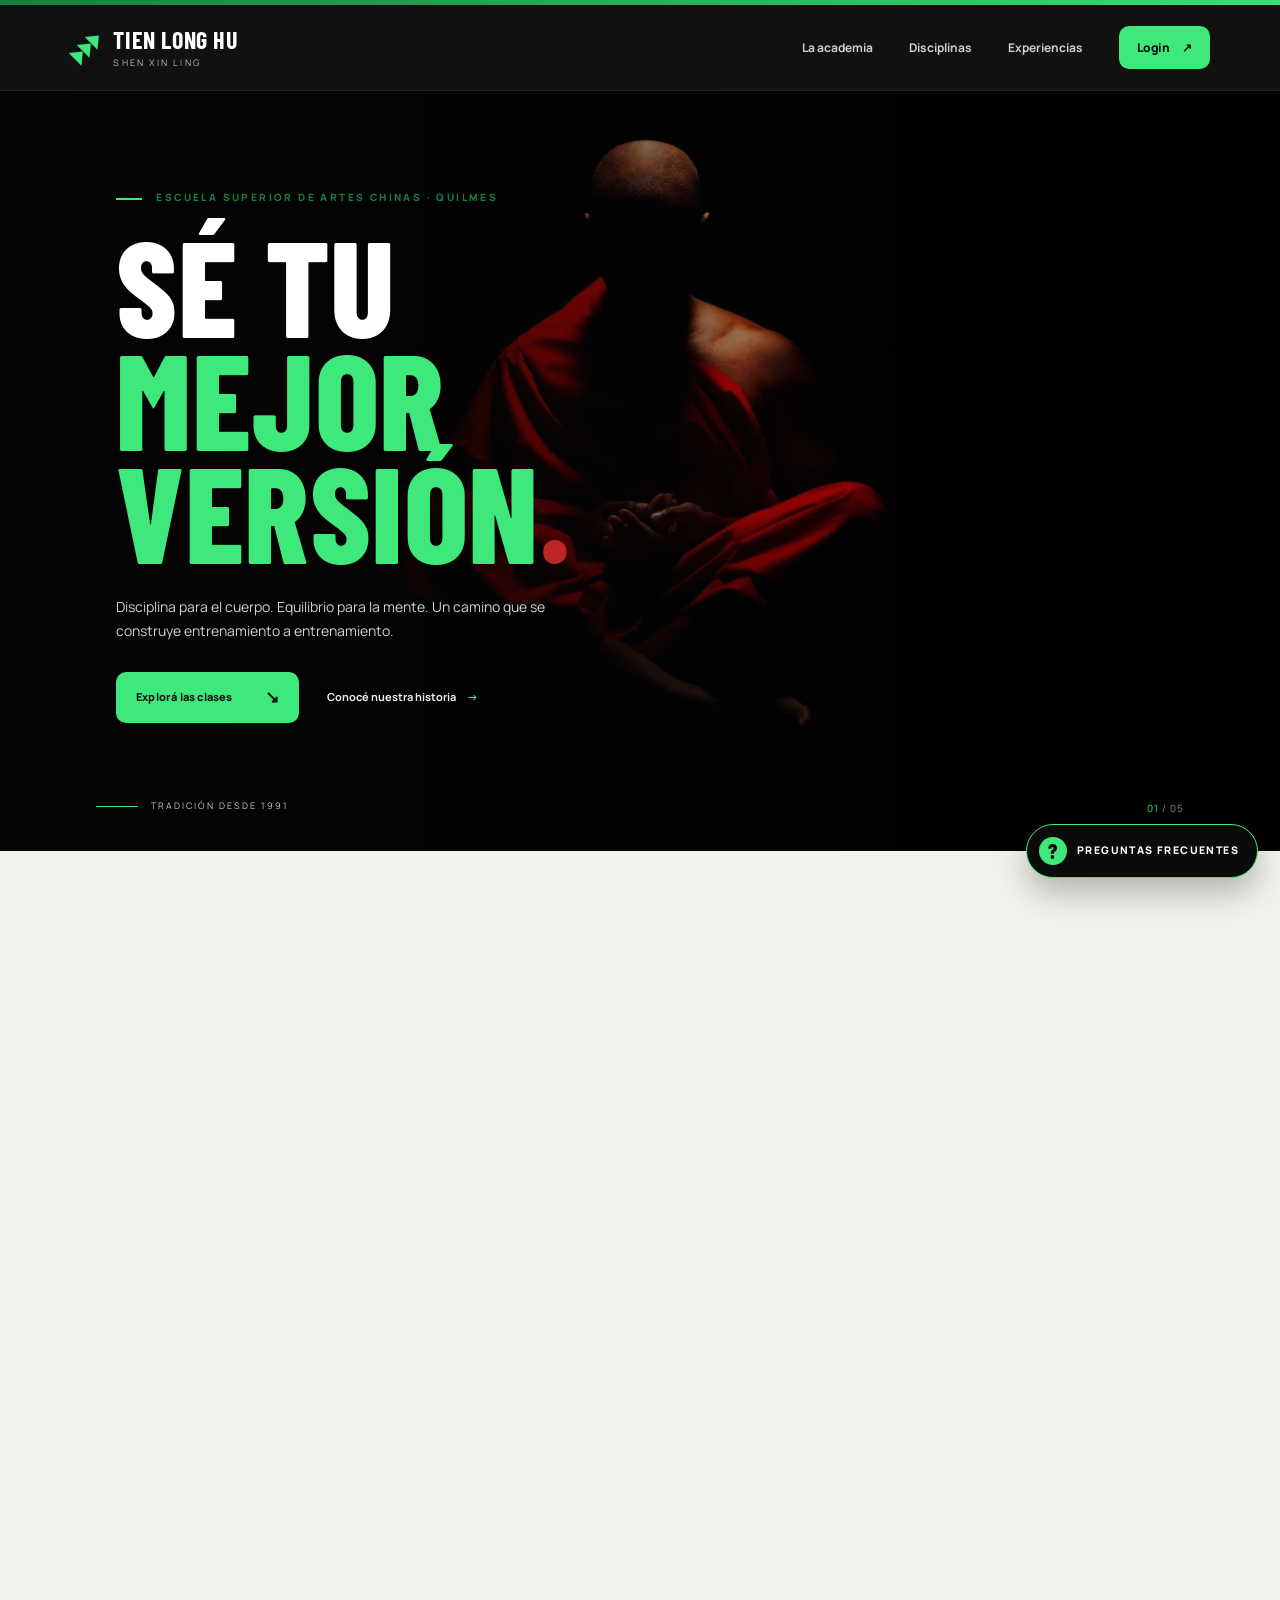
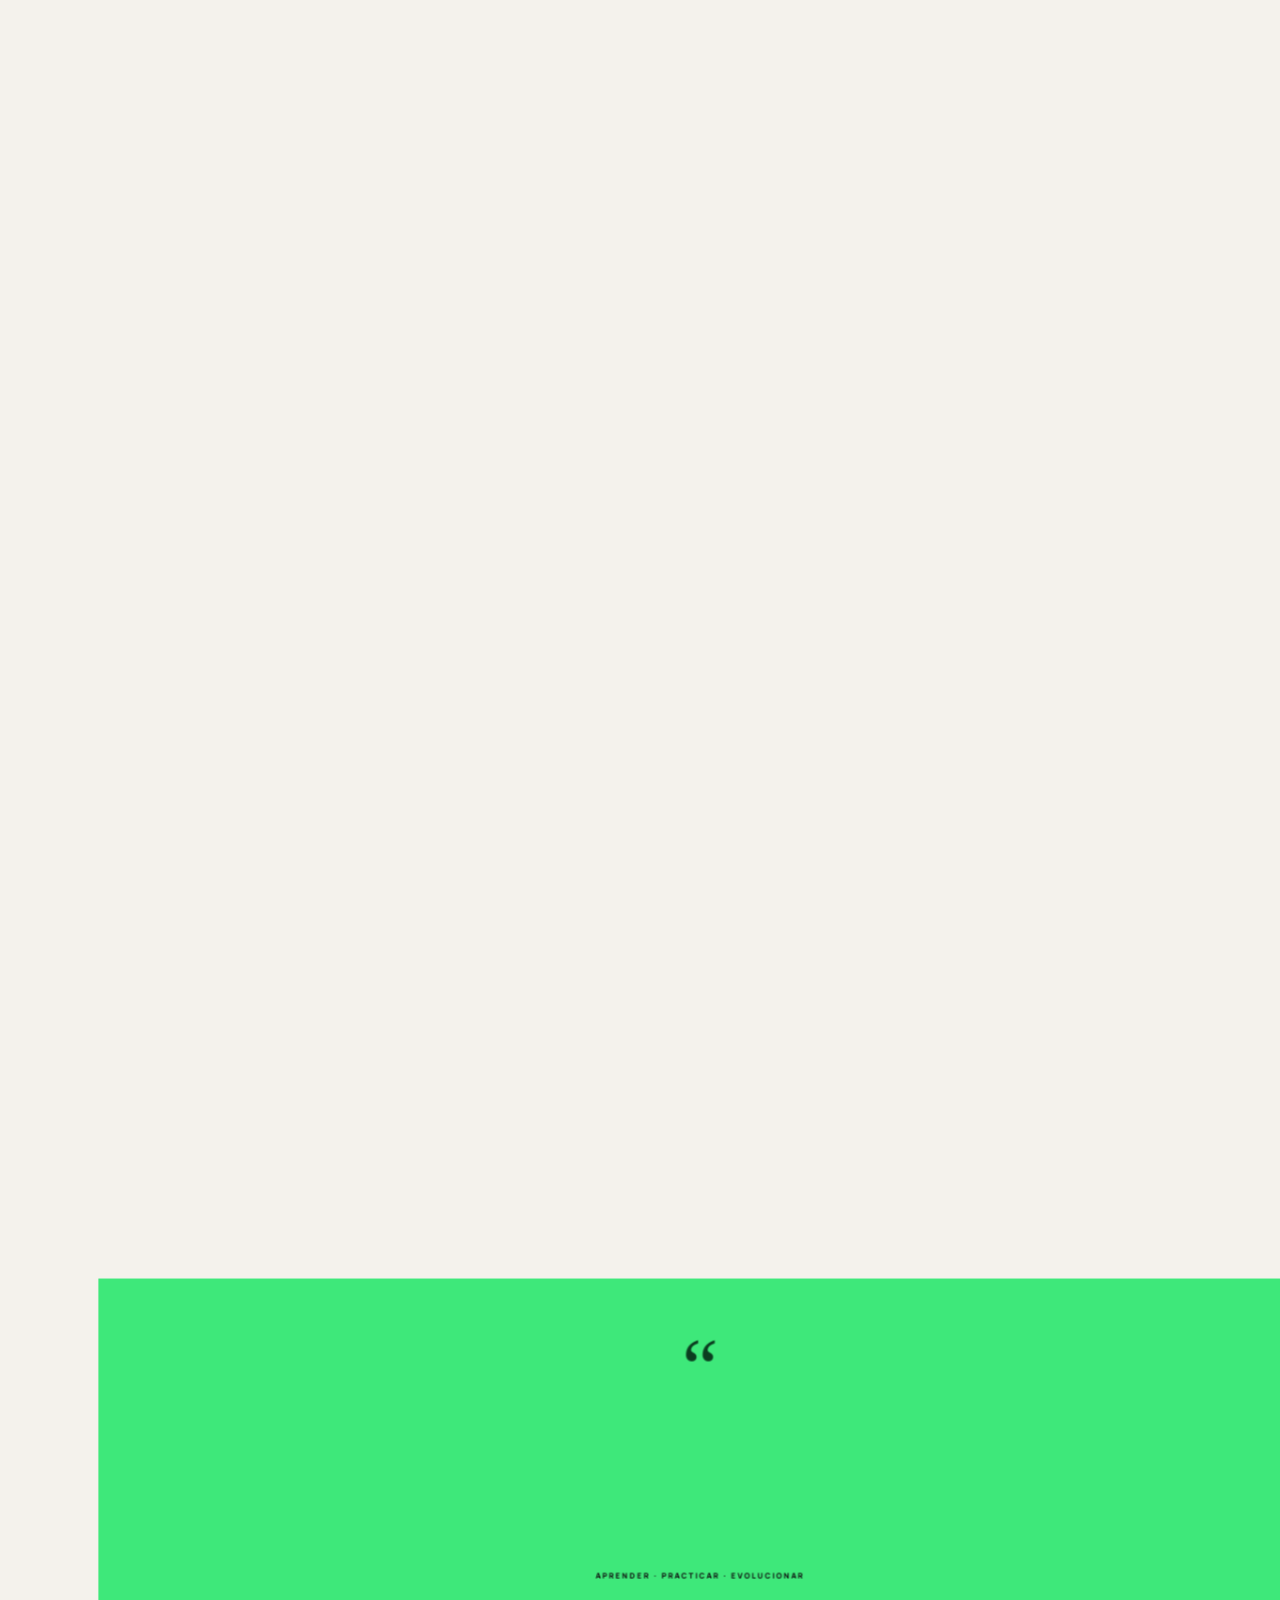
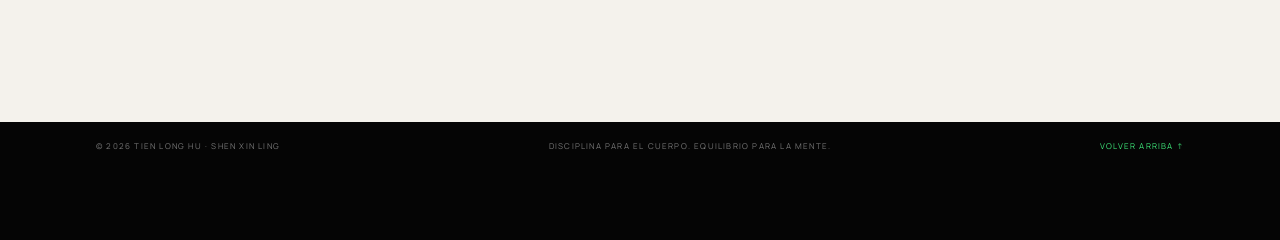
<file: FrontEnd/index.html>
﻿<!doctype html>
<html lang="es">
  <head>
    <meta charset="UTF-8" />
    <meta name="viewport" content="width=device-width, initial-scale=1.0" />
    <meta name="theme-color" content="#0b0b0b" />
    <meta
      name="description"
      content="Conocé Tien Long Hu, Escuela Superior de Artes Chinas. Wu Shu, Tai Chi Chuan y entrenamiento marcial en Quilmes."
    />
    <meta name="robots" content="index, follow" />
    <title>Tien Long Hu | Artes Marciales Chinas en Quilmes</title>

    <meta property="og:type" content="website" />
    <meta property="og:locale" content="es_AR" />
    <meta property="og:site_name" content="Tien Long Hu" />
    <meta
      property="og:title"
      content="Tien Long Hu | Artes Marciales Chinas en Quilmes"
    />
    <meta
      property="og:description"
      content="Wu Shu, Tai Chi Chuan y entrenamiento marcial en Quilmes. Una escuela con tradición desde 1991."
    />
    <meta property="og:image" content="assets/hero.jpg" />
    <meta
      property="og:image:alt"
      content="Practicantes de artes marciales chinas entrenando en Tien Long Hu"
    />
    <meta name="twitter:card" content="summary_large_image" />
    <meta
      name="twitter:title"
      content="Tien Long Hu | Artes Marciales Chinas en Quilmes"
    />
    <meta
      name="twitter:description"
      content="Wu Shu, Tai Chi Chuan y entrenamiento marcial en Quilmes. Una escuela con tradición desde 1991."
    />
    <meta name="twitter:image" content="assets/hero.jpg" />

    <link rel="icon" type="image/svg+xml" href="assets/favicon.svg" />
    <link
      rel="preload"
      as="image"
      href="assets/hero.jpg"
      fetchpriority="high"
    />
    <link rel="preconnect" href="https://fonts.googleapis.com" />
    <link rel="preconnect" href="https://fonts.gstatic.com" crossorigin />
    <link
      href="https://fonts.googleapis.com/css2?family=Barlow+Condensed:wght@500;600;700;800;900&family=Manrope:wght@400;500;600;700;800&display=swap"
      rel="stylesheet"
    />
    <link rel="stylesheet" href="css/styles.css" />
    <script src="js/script.js" defer></script>

    <script type="application/ld+json">
      {
        "@context": "https://schema.org",
        "@type": "SportsActivityLocation",
        "name": "Tien Long Hu - Escuela Superior de Artes Chinas",
        "description": "Escuela de artes marciales chinas en Quilmes. Wu Shu, Tai Chi Chuan y entrenamiento personal desde 1991.",
        "image": "assets/hero.jpg",
        "email": "hola@unsitiogenial.es",
        "telephone": "+54 9 2345 6789",
        "foundingDate": "1991",
        "address": {
          "@type": "PostalAddress",
          "streetAddress": "Av. 12 de Octubre 1000",
          "addressLocality": "Quilmes",
          "addressRegion": "Buenos Aires",
          "addressCountry": "AR"
        }
      }
    </script>
  </head>
  <body>
    <a class="skip-link" href="#main-content">Saltar al contenido principal</a>
    <div class="topline"></div>
    <header class="site-header" id="inicio">
      <a class="brand" href="#inicio" aria-label="Tien Long Hu, inicio">
        <span class="brand-mark" aria-hidden="true"><i></i><i></i><i></i></span>
        <span class="brand-copy"
          ><strong>TIEN LONG HU</strong><small>SHEN XIN LING</small></span
        >
      </a>
      <button
        class="menu-toggle"
        aria-label="Abrir menú"
        aria-expanded="false"
        aria-controls="main-nav"
      >
        <span></span><span></span>
      </button>
      <nav class="main-nav" id="main-nav" aria-label="Navegación principal">
        <a href="#academia">La academia</a>
        <a href="#disciplinas">Disciplinas</a>
        <a href="#experiencias">Experiencias</a>
        <a class="nav-cta" href="login.html"
          >Login <span aria-hidden="true">↗</span></a
        >
      </nav>
    </header>

    <main id="main-content" tabindex="-1">
      <section class="hero" aria-labelledby="hero-title">
        <div
          class="hero-image"
          role="img"
          aria-label="Practicantes de artes marciales chinas entrenando en la escuela Tien Long Hu"
        ></div>
        <div class="hero-shade" aria-hidden="true"></div>
        <div class="hero-content reveal">
          <p class="eyebrow">
            <span></span> ESCUELA SUPERIOR DE ARTES CHINAS · QUILMES
          </p>
          <h1 id="hero-title">
            SÉ TU<br /><em>MEJOR VERSIÓN</em><span class="hero-period">.</span>
          </h1>
          <p class="hero-description">
            Disciplina para el cuerpo. Equilibrio para la mente. Un camino que
            se construye entrenamiento a entrenamiento.
          </p>
          <div class="hero-actions">
            <a class="button button-yellow" href="#disciplinas"
              >Explorá las clases <span>↘</span></a
            ><a class="text-link" href="#academia"
              >Conocé nuestra historia <span>→</span></a
            >
          </div>
        </div>
        <div class="hero-note">
          <span class="note-line" aria-hidden="true"></span
          ><span>TRADICIÓN DESDE 1991</span>
        </div>
        <div class="hero-index" aria-hidden="true"><span>01</span> / 05</div>
      </section>

      <section
        class="intro section-pad"
        id="academia"
        aria-labelledby="academia-title"
      >
        <div class="fire-bg" aria-hidden="true">
          <video
            class="fire-video"
            autoplay
            muted
            loop
            playsinline
            preload="none"
            poster="assets/hero.jpg"
          >
            <source data-src="assets/fire.mp4" type="video/mp4" />
          </video>
          <div class="fire-overlay"></div>
        </div>
        <div class="section-kicker reveal">
          <span aria-hidden="true">01</span
          ><span class="kicker-rule" aria-hidden="true"></span
          ><span>NUESTRA ESENCIA</span>
        </div>
        <div class="intro-grid">
          <figure class="intro-photo reveal">
            <img
              src="assets/academy.jpg"
              alt="Integrantes de la escuela Tien Long Hu durante una jornada de artes marciales"
              width="1440"
              height="756"
              loading="lazy"
              decoding="async"
            />
            <figcaption class="photo-label">
              UNA ESCUELA · MUCHOS CAMINOS
            </figcaption>
          </figure>
          <div class="intro-copy reveal">
            <p class="eyebrow eyebrow-dark">SOBRE NUESTRA ACADEMIA</p>
            <h2 id="academia-title">
              Más que una<br />disciplina. <em>Un camino.</em>
            </h2>
            <p>
              La Escuela Superior de Artes Chinas Tien Long Hu, fundada en 1991
              por el Maestro Rubén Braun, preserva las enseñanzas tradicionales
              de las artes marciales chinas.
            </p>
            <p>
              Su programa combina formas clásicas y modernas de Wu Shu,
              integrando técnicas de maestros internacionales para una formación
              completa y auténtica.
            </p>
            <a class="underlined-link" href="#academia"
              >Conocé la escuela <span aria-hidden="true">↗</span></a
            >
            <div class="stat-row">
              <div>
                <strong>1991</strong><span>DESDE NUESTROS INICIOS</span>
              </div>
              <div>
                <strong>Wu Shu</strong><span>TRADICIÓN EN MOVIMIENTO</span>
              </div>
            </div>
          </div>
        </div>
      </section>

      <section
        class="disciplines section-pad"
        id="disciplinas"
        aria-labelledby="disciplinas-title"
      >
        <div class="section-heading reveal">
          <div class="section-kicker section-kicker-light">
            <span aria-hidden="true">02</span
            ><span class="kicker-rule" aria-hidden="true"></span
            ><span>ENCONTRÁ TU CAMINO</span>
          </div>
          <div class="heading-flex">
            <h2 id="disciplinas-title">
              EL PRÓXIMO PASO<br />ES <em>TUYO.</em>
            </h2>
            <p>
              Nos comprometemos a brindarte una experiencia de entrenamiento que
              te ayude a crecer, a tu ritmo y desde tu punto de partida.
            </p>
          </div>
        </div>
        <div class="discipline-grid">
          <article class="discipline-card reveal">
            <div class="card-image">
              <img
                src="assets/courses.jpg"
                alt="Práctica de formas tradicionales de Wu Shu"
                width="560"
                height="621"
                loading="lazy"
                decoding="async"
              /><span class="card-number" aria-hidden="true">01</span>
            </div>
            <div class="card-body">
              <span class="card-tag">TÉCNICA · FORMA · ENERGÍA</span>
              <h3>Nuestros cursos</h3>
              <p>
                Descubrí las disciplinas de las artes marciales chinas y
                encontrá la que mejor conecte con vos.
              </p>
              <a href="#contacto" aria-label="Consultar por nuestros cursos"
                >Consultar <span aria-hidden="true">↗</span></a
              >
            </div>
          </article>
          <article class="discipline-card reveal">
            <div class="card-image">
              <img
                src="assets/group.jpg"
                alt="Alumnos entrenando juntos en la academia"
                width="800"
                height="599"
                loading="lazy"
                decoding="async"
              /><span class="card-number" aria-hidden="true">02</span>
            </div>
            <div class="card-body">
              <span class="card-tag">COMUNIDAD · CONSTANCIA</span>
              <h3>Clases en grupo</h3>
              <p>
                Aprendé junto a otros, compartí desafíos y construí tu progreso
                en equipo.
              </p>
              <a href="#contacto" aria-label="Consultar por clases en grupo"
                >Consultar <span aria-hidden="true">↗</span></a
              >
            </div>
          </article>
          <article class="discipline-card reveal">
            <div class="card-image">
              <img
                src="assets/personal.jpg"
                alt="Entrenamiento individual en un espacio de práctica"
                width="1674"
                height="2507"
                loading="lazy"
                decoding="async"
              /><span class="card-number" aria-hidden="true">03</span>
            </div>
            <div class="card-body">
              <span class="card-tag">ATENCIÓN · OBJETIVOS</span>
              <h3>Entrenamientos personales</h3>
              <p>
                Un espacio de trabajo adaptado a tu experiencia, tus tiempos y
                tus objetivos.
              </p>
              <a
                href="#contacto"
                aria-label="Consultar por entrenamientos personales"
                >Consultar <span aria-hidden="true">↗</span></a
              >
            </div>
          </article>
        </div>
      </section>

      <section class="quote-band">
        <div class="quote-mark" aria-hidden="true">“</div>
        <p class="reveal">
          La constancia transforma<br />el esfuerzo en <em>camino.</em>
        </p>
        <span>APRENDER · PRACTICAR · EVOLUCIONAR</span>
      </section>

      <section
        class="experiences section-pad"
        id="experiencias"
        aria-labelledby="experiencias-title"
      >
        <div class="fire-bg" aria-hidden="true">
          <video
            class="fire-video"
            autoplay
            muted
            loop
            playsinline
            preload="none"
            poster="assets/group.jpg"
          >
            <source data-src="assets/fire.mp4" type="video/mp4" />
          </video>
          <div class="fire-overlay"></div>
        </div>
        <div class="section-kicker reveal">
          <span aria-hidden="true">03</span
          ><span class="kicker-rule" aria-hidden="true"></span
          ><span>VOCES DE LA ESCUELA</span>
        </div>
        <div class="experience-heading reveal">
          <h2 id="experiencias-title">EL PROGRESO<br />SE <em>SIENTE.</em></h2>
          <p>
            Cada persona empieza por un motivo distinto. El camino se vuelve
            propio con cada práctica.
          </p>
        </div>
        <div class="testimonial-grid">
          <article class="testimonial reveal">
            <div class="testimonial-photo">
              <img
                src="assets/testimonial-1.jpg"
                alt="Retrato de Dolores Blanca, alumna de Tai Chi Chuan"
                width="1200"
                height="1800"
                loading="lazy"
                decoding="async"
              />
            </div>
            <div class="testimonial-content">
              <div
                class="stars"
                role="img"
                aria-label="Calificación: 5 de 5 estrellas"
              >
                ★★★★★
              </div>
              <blockquote>
                “El curso de Tai Chi Chuan Forma 24 me ha transformado por
                completo. No solo mejoré mi flexibilidad y equilibrio, sino que
                también encontré paz y claridad mental.”
              </blockquote>
              <div class="testimonial-person">
                <div>
                  <strong>Dolores Blanca</strong
                  ><small>Alumna · Tai Chi Chuan</small>
                </div>
                <span class="quote-arrow" aria-hidden="true">↗</span>
              </div>
            </div>
          </article>
          <article class="testimonial testimonial-featured reveal">
            <div class="testimonial-photo">
              <img
                src="assets/testimonial-2.jpg"
                alt="Retrato de Lauren Cross, alumna de Wu Shu"
                width="1642"
                height="1095"
                loading="lazy"
                decoding="async"
              />
            </div>
            <div class="testimonial-content">
              <div
                class="stars"
                role="img"
                aria-label="Calificación: 5 de 5 estrellas"
              >
                ★★★★★
              </div>
              <blockquote>
                “Las clases de Wu Shu en la academia son increíbles. La energía,
                disciplina y técnica que enseñan aquí me han ayudado a superarme
                cada día.”
              </blockquote>
              <div class="testimonial-person">
                <div>
                  <strong>Lauren Cross</strong><small>Alumna · Wu Shu</small>
                </div>
                <span class="quote-arrow" aria-hidden="true">↗</span>
              </div>
            </div>
          </article>
          <article class="testimonial reveal">
            <div class="testimonial-photo">
              <img
                src="assets/testimonial-3.jpg"
                alt="Retrato de Tomás Cano, alumno de entrenamiento personal"
                width="800"
                height="1200"
                loading="lazy"
                decoding="async"
              />
            </div>
            <div class="testimonial-content">
              <div
                class="stars"
                role="img"
                aria-label="Calificación: 5 de 5 estrellas"
              >
                ★★★★★
              </div>
              <blockquote>
                “Las clases personalizadas de Wu Shu han sido una experiencia
                única. El instructor se adapta a mi nivel y ritmo, lo que me ha
                permitido avanzar y perfeccionar mi técnica.”
              </blockquote>
              <div class="testimonial-person">
                <div>
                  <strong>Tomás Cano</strong
                  ><small>Alumno · Entrenamiento personal</small>
                </div>
                <span class="quote-arrow" aria-hidden="true">↗</span>
              </div>
            </div>
          </article>
        </div>
      </section>

      <section
        class="contact-section"
        id="contacto"
        aria-labelledby="contacto-title"
      >
        <div class="contact-backdrop" aria-hidden="true"></div>
        <div class="contact-content section-pad reveal">
          <div class="section-kicker section-kicker-light">
            <span aria-hidden="true">04</span
            ><span class="kicker-rule" aria-hidden="true"></span
            ><span>EMPEZÁ HOY</span>
          </div>
          <p class="eyebrow">TU PRÓXIMO CAPÍTULO EMPIEZA ACÁ</p>
          <h2 id="contacto-title">EL PRIMER PASO<br />ES <em>ANIMARTE.</em></h2>
          <p>
            Vení a conocernos, preguntanos por las clases y encontrá tu lugar en
            la escuela.
          </p>
          <a
            class="button button-yellow"
            href="mailto:hola@unsitiogenial.es?subject=Consulta%20por%20clases%20de%20artes%20marciales"
            >Quiero más información <span aria-hidden="true">↗</span></a
          >
        </div>
        <div class="contact-bottom section-pad">
          <a class="brand brand-footer" href="#inicio"
            ><span class="brand-mark" aria-hidden="true"
              ><i></i><i></i><i></i></span
            ><span class="brand-copy"
              ><strong>TIEN LONG HU</strong><small>SHEN XIN LING</small></span
            ></a
          >
          <div class="contact-detail">
            <span>DÓNDE ESTAMOS</span>
            <p>Av. 12 de Octubre 1000<br />Quilmes, Buenos Aires · Argentina</p>
          </div>
          <div class="contact-detail">
            <span>ESCRIBINOS</span>
            <p>
              <a href="mailto:hola@unsitiogenial.es">hola@unsitiogenial.es</a
              ><br /><a href="tel:+54923456789">923 456 789</a>
            </p>
          </div>
          <a class="back-top" href="#inicio" aria-label="Volver al inicio">↑</a>
        </div>
      </section>
    </main>
    <footer class="site-footer">
      <span>© <span id="year"></span> TIEN LONG HU · SHEN XIN LING</span
      ><span>DISCIPLINA PARA EL CUERPO. EQUILIBRIO PARA LA MENTE.</span
      ><a href="#inicio">VOLVER ARRIBA ↑</a>
    </footer>

    <!-- Chatbot de preguntas frecuentes -->
    <div class="faq-bot" id="faq-bot">
      <button
        type="button"
        class="faq-bot-toggle"
        id="faq-bot-toggle"
        aria-expanded="false"
        aria-controls="faq-bot-panel"
      >
        <span class="faq-bot-icon" aria-hidden="true">?</span>
        <span class="faq-bot-toggle-label">Preguntas frecuentes</span>
      </button>

      <section
        class="faq-bot-panel"
        id="faq-bot-panel"
        role="dialog"
        aria-modal="false"
        aria-labelledby="faq-bot-titulo"
        hidden
      >
        <header class="faq-bot-head">
          <div>
            <p class="faq-bot-kicker">Asistente de la escuela</p>
            <h2 id="faq-bot-titulo">Preguntas frecuentes</h2>
            <p class="faq-bot-estado">
              <span aria-hidden="true"></span> Respuestas automáticas
            </p>
          </div>
          <button
            type="button"
            class="faq-bot-cerrar"
            id="faq-bot-cerrar"
            aria-label="Cerrar preguntas frecuentes"
          >
            ×
          </button>
        </header>

        <div
          class="faq-bot-mensajes"
          id="faq-bot-mensajes"
          role="log"
          aria-live="polite"
          aria-relevant="additions"
        ></div>

        <form class="faq-bot-form" id="faq-bot-form">
          <label class="sr-only" for="faq-bot-input"
            >Escribí tu pregunta</label
          >
          <input
            type="text"
            id="faq-bot-input"
            maxlength="200"
            autocomplete="off"
            placeholder="Escribí tu pregunta…"
          />
          <button type="submit" aria-label="Enviar pregunta">→</button>
        </form>

        <p class="faq-bot-nota">
          Para consultas puntuales,
          <a href="mailto:hola@unsitiogenial.es">escribinos por correo</a>.
        </p>
      </section>
    </div>
  </body>
</html>
</file>
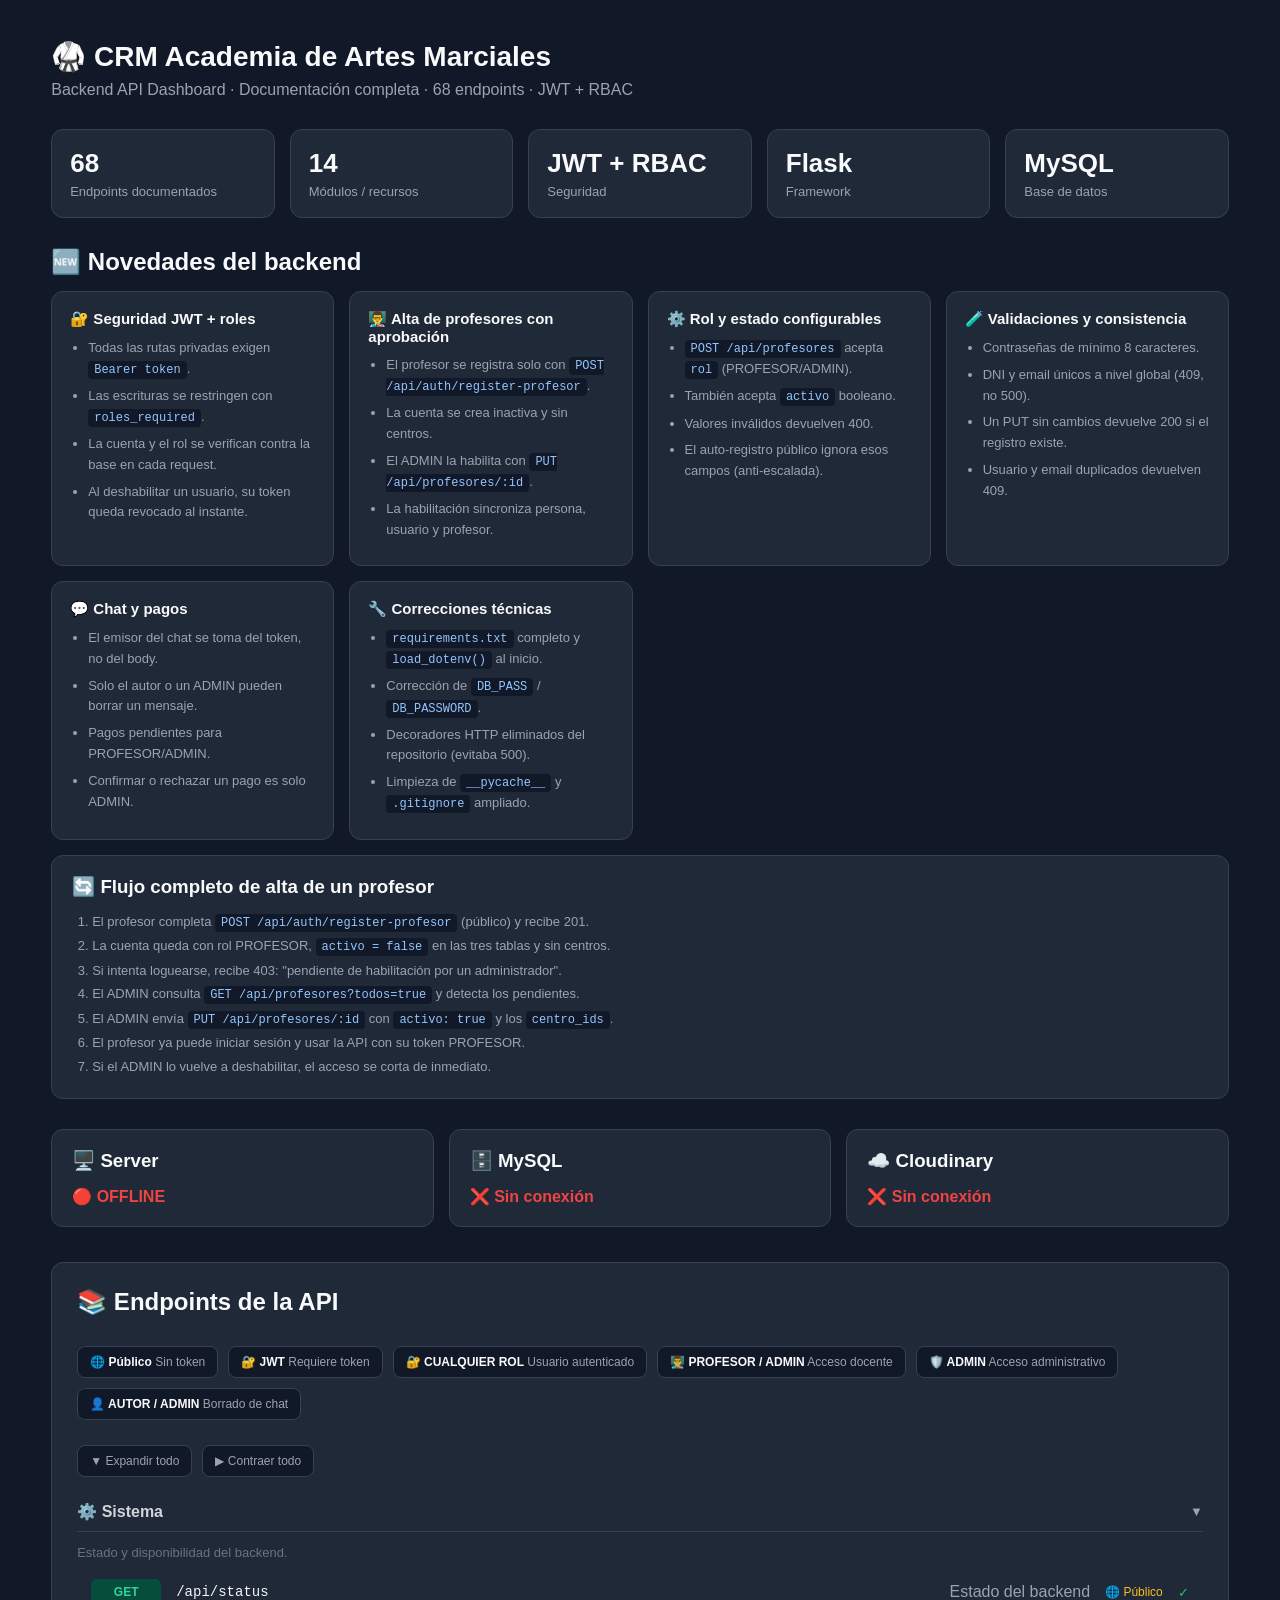
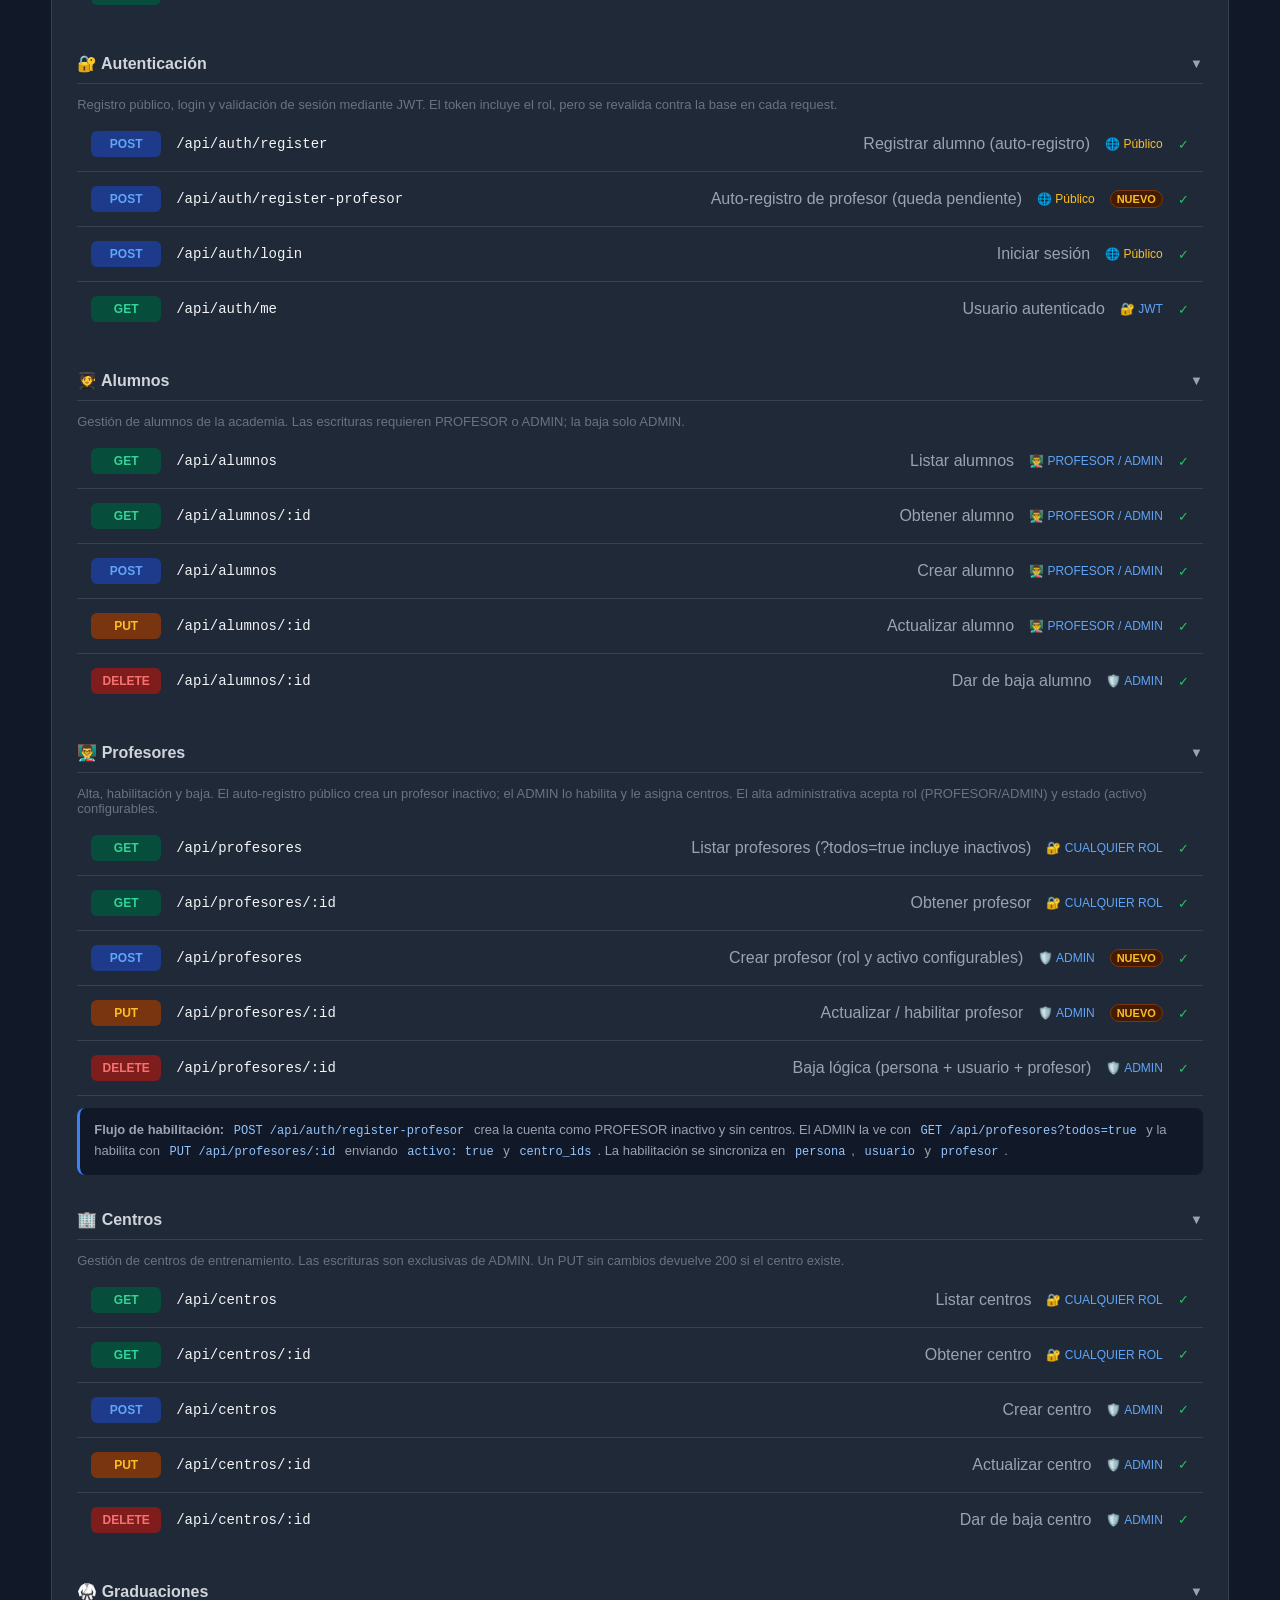
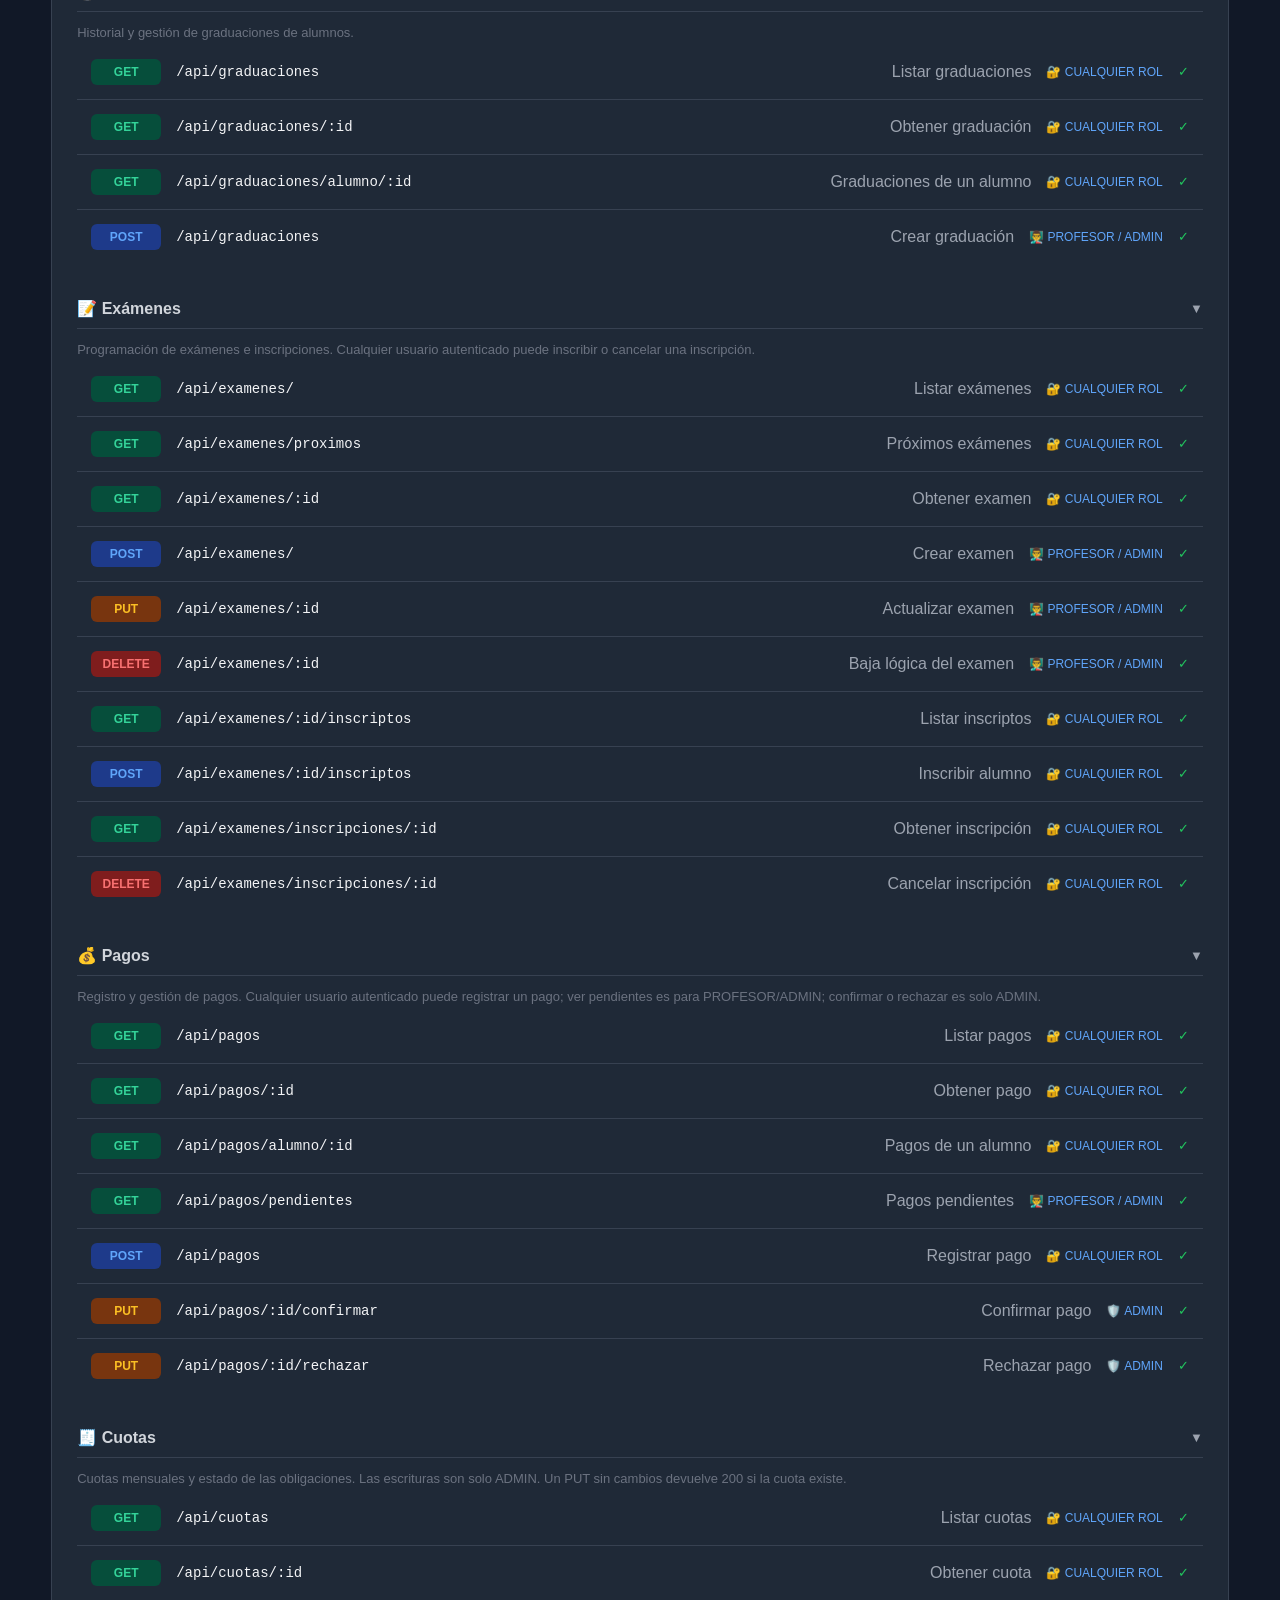
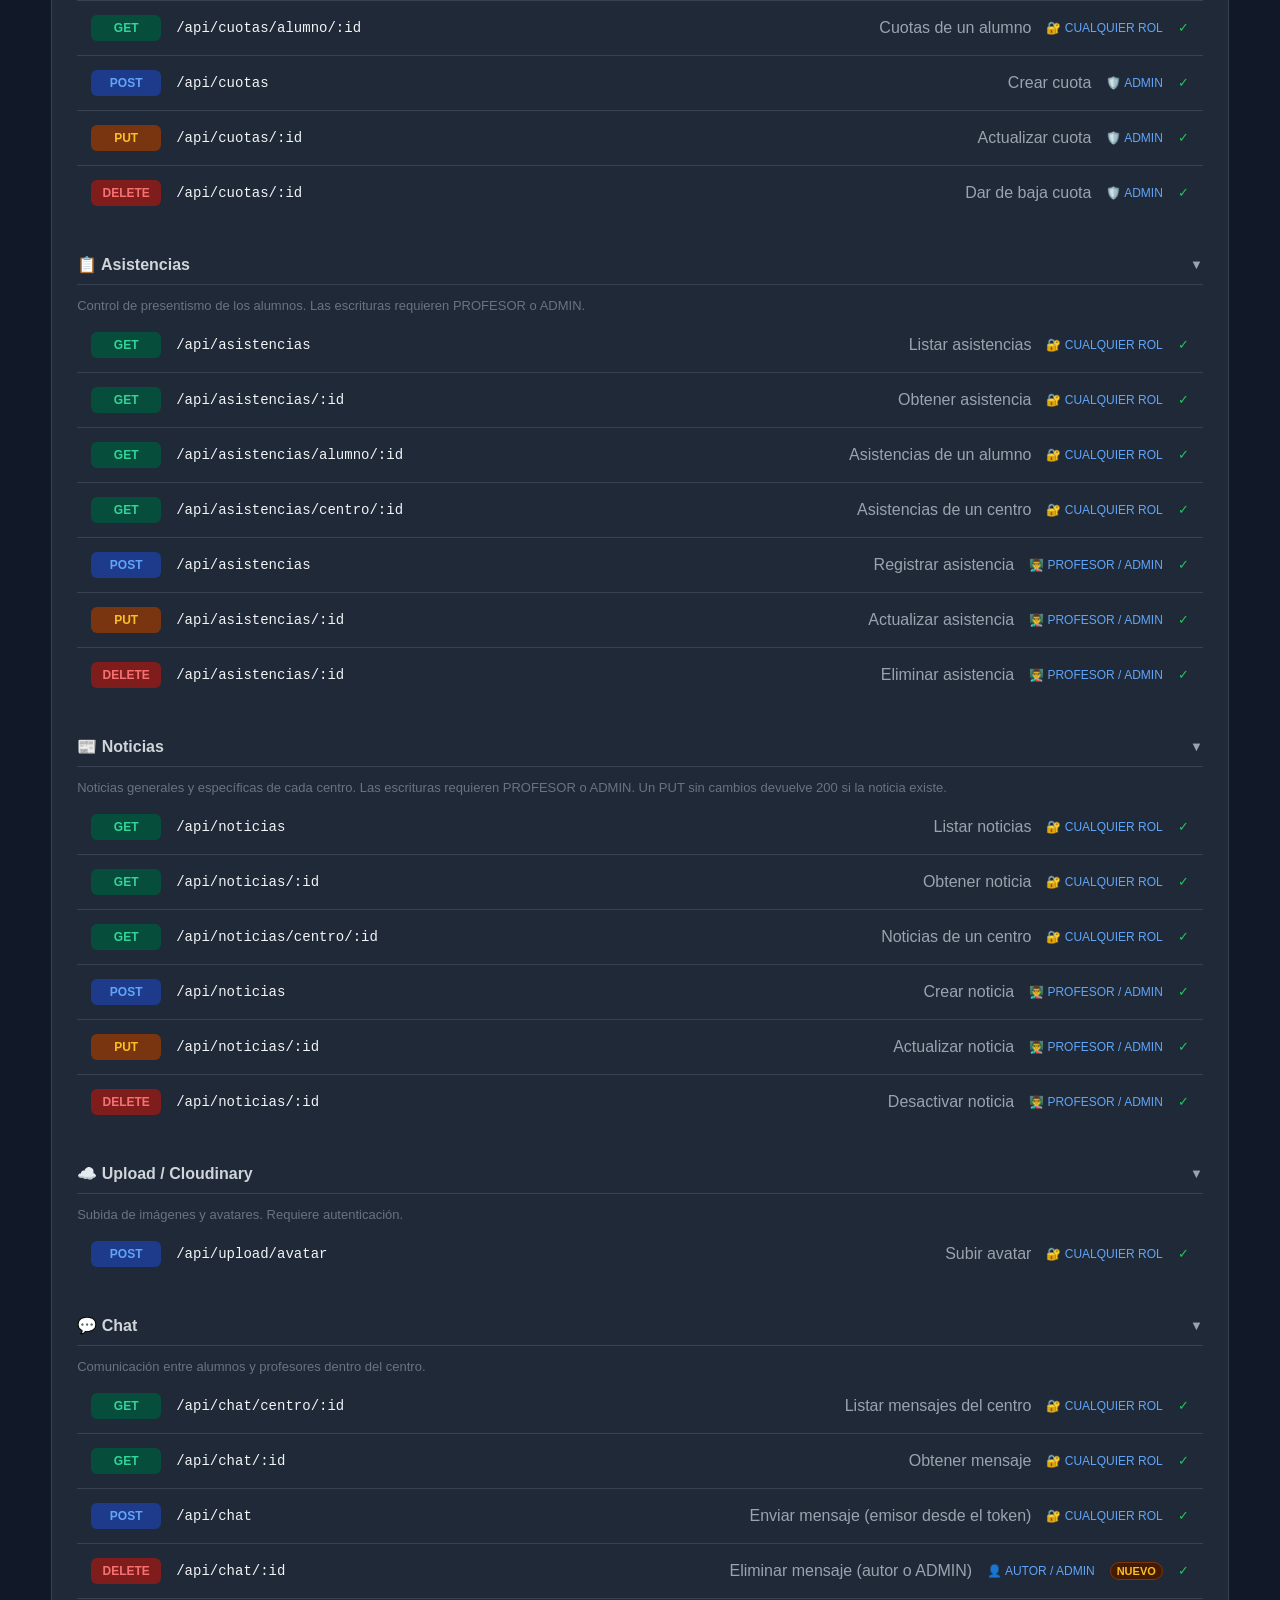
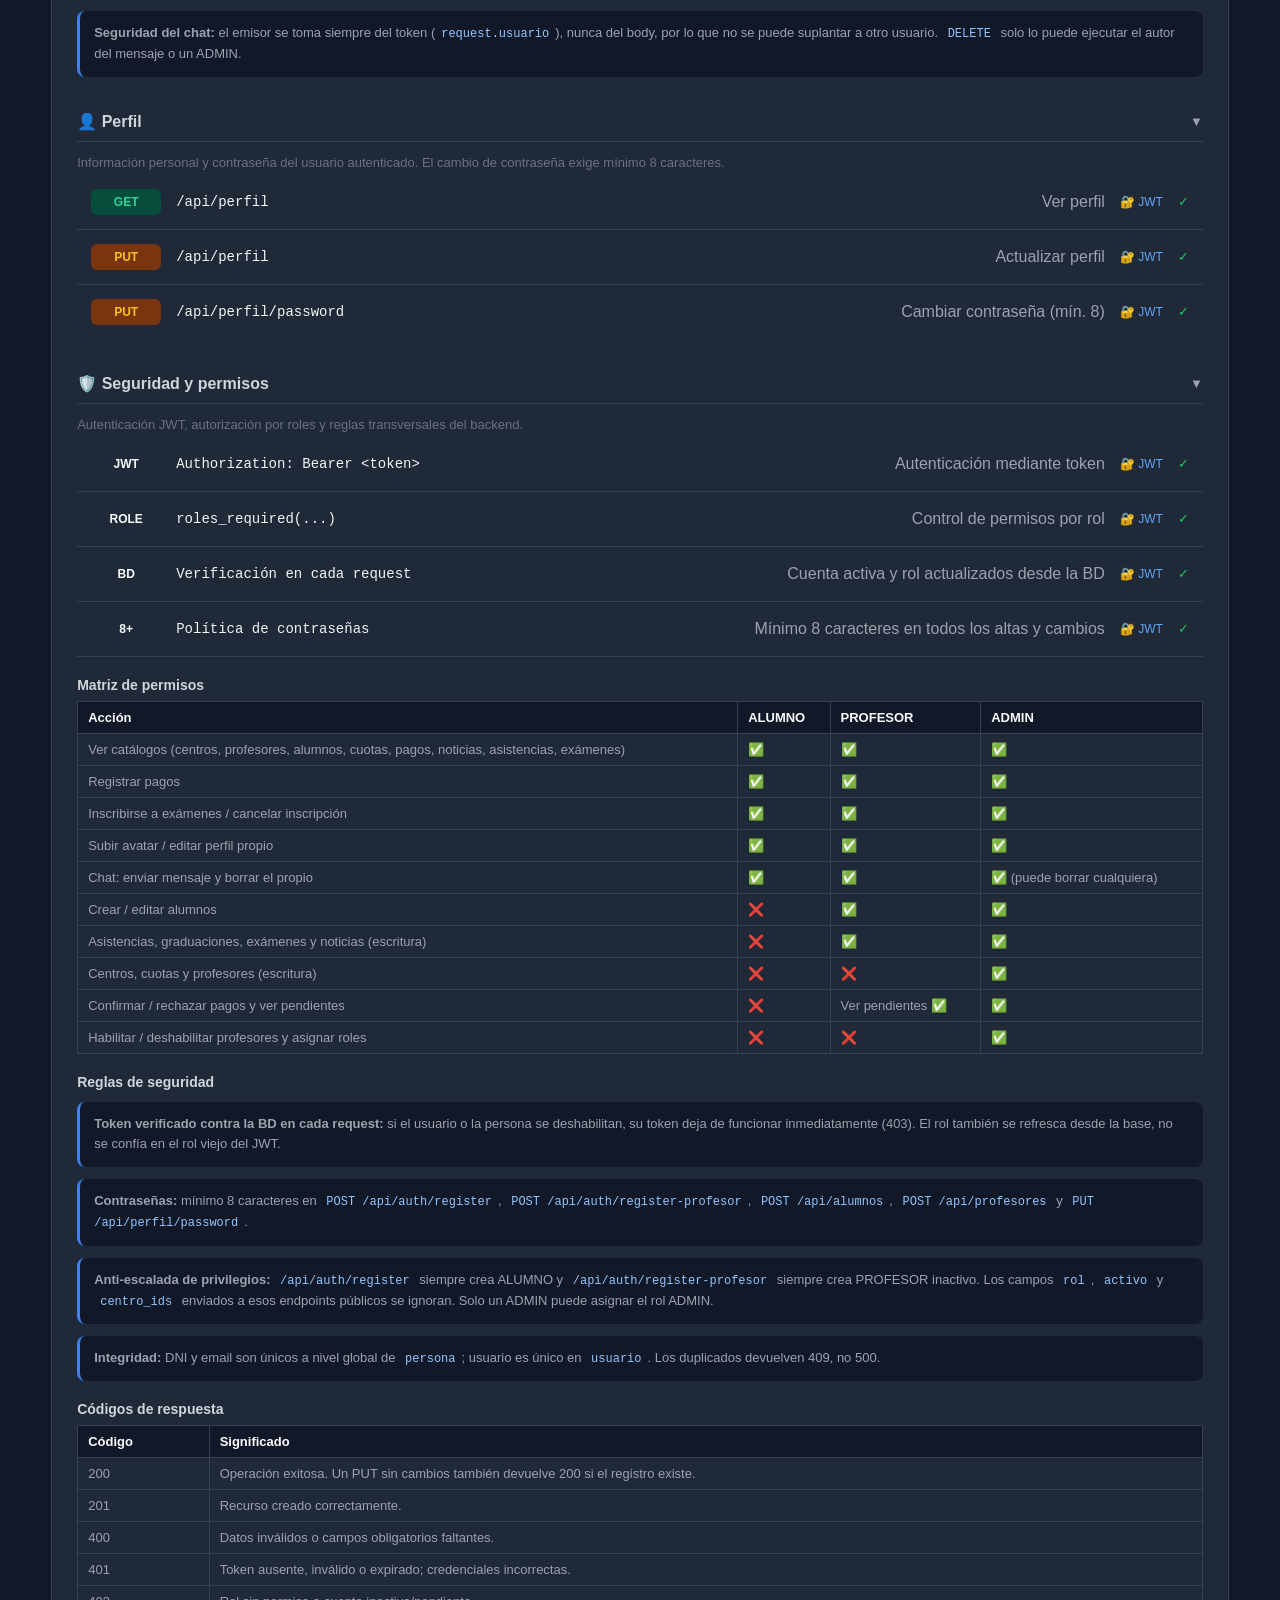
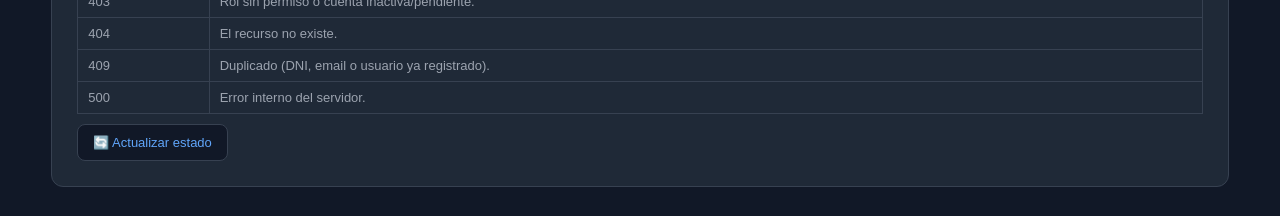
<file: Backend/dashboard/index.html>
<!DOCTYPE html>

<html lang="es">

<head>

    <meta charset="UTF-8">

    <meta
        name="viewport"
        content="width=device-width, initial-scale=1.0"
    >

    <title>CRM API Dashboard</title>

    <style>

        * {
            box-sizing: border-box;
            margin: 0;
            padding: 0;
        }

        body {
            font-family: Arial, sans-serif;
            background: #111827;
            color: #f9fafb;
            min-height: 100vh;
        }

        .container {
            width: 92%;
            max-width: 1200px;
            margin: 40px auto;
        }

        header {
            margin-bottom: 30px;
        }

        header h1 {
            font-size: 28px;
            margin-bottom: 8px;
        }

        header p {
            color: #9ca3af;
        }

        .status-container {
            display: grid;
            grid-template-columns: repeat(
                auto-fit,
                minmax(200px, 1fr)
            );
            gap: 15px;
            margin-bottom: 35px;
        }

        .status-card {
            background: #1f2937;
            border: 1px solid #374151;
            border-radius: 12px;
            padding: 20px;
        }

        .status-card h3 {
            margin-bottom: 15px;
        }

        .status {
            font-weight: bold;
        }

        .online {
            color: #22c55e;
        }

        .offline {
            color: #ef4444;
        }

        .endpoint-section {
            background: #1f2937;
            border: 1px solid #374151;
            border-radius: 12px;
            padding: 25px;
        }

        .endpoint-section h2 {
            margin-bottom: 30px;
        }

        .endpoint-group {
            margin-bottom: 35px;
        }

        .endpoint-group:last-of-type {
            margin-bottom: 0;
        }

        /* =====================================================
           CATEGORÍAS CONTRAÍBLES
           ===================================================== */

        .endpoint-group-title {
            color: #d1d5db;
            font-size: 16px;
            font-weight: bold;
            margin-bottom: 5px;
            padding-bottom: 10px;
            border-bottom: 1px solid #374151;

            display: flex;
            align-items: center;
            justify-content: space-between;

            cursor: pointer;
            user-select: none;

            transition: color 0.2s ease;
        }

        .endpoint-group-title:hover {
            color: #f9fafb;
        }

        .toggle-icon {
            color: #9ca3af;
            font-size: 13px;
            transition: transform 0.2s ease;
        }

        .endpoint-group.collapsed .toggle-icon {
            transform: rotate(-90deg);
        }

        .endpoint-group-description {
            color: #6b7280;
            font-size: 13px;
            margin-bottom: 5px;
            padding-top: 8px;

            max-height: 100px;
            overflow: hidden;
            opacity: 1;

            transition:
                max-height 0.25s ease,
                opacity 0.2s ease;
        }

        .endpoint-group-content {
            max-height: 5000px;
            overflow: hidden;
            opacity: 1;

            transition:
                max-height 0.35s ease,
                opacity 0.2s ease;
        }

        .endpoint-group.collapsed
        .endpoint-group-description {

            max-height: 0;
            opacity: 0;
            padding-top: 0;
        }

        .endpoint-group.collapsed
        .endpoint-group-content {

            max-height: 0;
            opacity: 0;
        }

        .endpoint {
            display: flex;
            align-items: center;
            gap: 15px;
            padding: 14px;
            border-bottom: 1px solid #374151;
        }

        .endpoint:last-child {
            border-bottom: none;
        }

        .method {
            width: 70px;
            text-align: center;
            font-size: 12px;
            font-weight: bold;
            padding: 6px 8px;
            border-radius: 6px;
            flex-shrink: 0;
        }

        .get {
            background: #064e3b;
            color: #34d399;
        }

        .post {
            background: #1e3a8a;
            color: #60a5fa;
        }

        .put {
            background: #78350f;
            color: #fbbf24;
        }

        .delete {
            background: #7f1d1d;
            color: #f87171;
        }

        .endpoint-path {
            font-family: monospace;
            font-size: 14px;
            color: #f3f4f6;
            word-break: break-word;
        }

        .endpoint-name {
            color: #9ca3af;
            margin-left: auto;
            text-align: right;
        }

        .implemented {
            color: #22c55e;
            font-size: 13px;
            white-space: nowrap;
        }

        .pending-label {
            color: #6b7280;
            font-size: 13px;
            white-space: nowrap;
        }

        .security-label {
            color: #60a5fa;
            font-size: 12px;
            white-space: nowrap;
        }

        .summary {
            display: grid;
            grid-template-columns:
                repeat(auto-fit, minmax(180px, 1fr));
            gap: 15px;
            margin-bottom: 30px;
        }

        .summary-card {
            background: #1f2937;
            border: 1px solid #374151;
            border-radius: 12px;
            padding: 18px;
        }

        .summary-number {
            font-size: 26px;
            font-weight: bold;
            margin-bottom: 5px;
        }

        .summary-label {
            color: #9ca3af;
            font-size: 13px;
        }

        .legend {
            display: flex;
            flex-wrap: wrap;
            gap: 10px;
            margin-bottom: 25px;
        }

        .legend-item {
            background: #111827;
            border: 1px solid #374151;
            border-radius: 8px;
            padding: 8px 12px;
            color: #9ca3af;
            font-size: 12px;
        }

        .legend-item strong {
            color: #f9fafb;
        }

        /* =====================================================
           CONTROLES
           ===================================================== */

        .collapse-controls {
            display: flex;
            gap: 10px;
            margin-bottom: 25px;
        }

        .collapse-controls button {
            background: #111827;
            color: #9ca3af;

            border: 1px solid #374151;
            border-radius: 8px;

            padding: 8px 12px;

            font-size: 12px;

            cursor: pointer;

            transition:
                background 0.2s ease,
                color 0.2s ease;
        }

        .collapse-controls button:hover {
            background: #374151;
            color: #f9fafb;
        }

        /* =====================================================
           BOTÓN REFRESH
           ===================================================== */

        .refresh {
            background: #111827;
            color: #60a5fa;

            border: 1px solid #374151;
            border-radius: 8px;

            padding: 10px 15px;

            cursor: pointer;

            font-size: 13px;

            margin-top: 10px;

            transition:
                background 0.2s ease,
                color 0.2s ease;
        }

        .refresh:hover {
            background: #374151;
            color: #93c5fd;
        }

        @media (max-width: 700px) {

            .endpoint {
                flex-wrap: wrap;
                gap: 10px;
            }

            .endpoint-name {
                margin-left: 0;
                width: 100%;
                text-align: left;
            }

            .implemented,
            .pending-label,
            .security-label {
                width: 100%;
            }

            .method {
                width: 65px;
            }

            .collapse-controls {
                flex-wrap: wrap;
            }

        }


        /* =====================================================
           NOVEDADES / DOCUMENTACION AMPLIADA
           ===================================================== */

        .news-section {
            margin-bottom: 30px;
        }

        .news-section > h2 {
            margin-bottom: 15px;
        }

        .news-grid {
            display: grid;
            grid-template-columns: repeat(
                auto-fit,
                minmax(260px, 1fr)
            );
            gap: 15px;
        }

        .news-card {
            background: #1f2937;
            border: 1px solid #374151;
            border-radius: 12px;
            padding: 18px;
        }

        .news-card h3 {
            font-size: 15px;
            margin-bottom: 10px;
        }

        .news-card ul {
            margin-left: 18px;
            color: #9ca3af;
            font-size: 13px;
            line-height: 1.6;
        }

        .news-card li {
            margin-bottom: 6px;
        }

        .flow-card {
            background: #1f2937;
            border: 1px solid #374151;
            border-radius: 12px;
            padding: 20px;
            margin-top: 15px;
        }

        .flow-card h3 {
            margin-bottom: 12px;
        }

        .flow-card ol {
            margin-left: 20px;
            color: #9ca3af;
            font-size: 13px;
            line-height: 1.8;
        }

        .code {
            font-family: monospace;
            background: #111827;
            color: #93c5fd;
            padding: 2px 6px;
            border-radius: 4px;
            font-size: 12px;
        }

        .new-label {
            color: #fbbf24;
            font-size: 11px;
            font-weight: bold;
            background: #451a03;
            border: 1px solid #78350f;
            padding: 2px 6px;
            border-radius: 999px;
            white-space: nowrap;
        }

        .public-label {
            color: #fbbf24;
            font-size: 12px;
            white-space: nowrap;
        }

        .group-note {
            background: #111827;
            border-left: 3px solid #3b82f6;
            border-radius: 8px;
            padding: 12px 14px;
            margin-top: 12px;
            color: #9ca3af;
            font-size: 13px;
            line-height: 1.6;
        }

        .group-extra {
            margin-top: 15px;
        }

        .group-extra h4 {
            font-size: 14px;
            margin: 20px 0 8px;
            color: #d1d5db;
        }

        .doc-table {
            width: 100%;
            border-collapse: collapse;
            font-size: 13px;
        }

        .doc-table th,
        .doc-table td {
            border: 1px solid #374151;
            padding: 8px 10px;
            text-align: left;
            vertical-align: top;
        }

        .doc-table th {
            background: #111827;
            color: #f9fafb;
        }

        .doc-table td {
            color: #9ca3af;
        }

    </style>

</head>

<body>

<div class="container">


    <!-- =====================================================
         HEADER
         ===================================================== -->


    <header>

        <h1>
            🥋 CRM Academia de Artes Marciales
        </h1>

        <p>
            Backend API Dashboard · Documentación completa · 68 endpoints · JWT + RBAC
        </p>

    </header>


    <!-- =====================================================
         RESUMEN
         ===================================================== -->

    <section class="summary">

        <div class="summary-card">
            <div class="summary-number">68</div>
            <div class="summary-label">Endpoints documentados</div>
        </div>

        <div class="summary-card">
            <div class="summary-number">14</div>
            <div class="summary-label">Módulos / recursos</div>
        </div>

        <div class="summary-card">
            <div class="summary-number">JWT + RBAC</div>
            <div class="summary-label">Seguridad</div>
        </div>

        <div class="summary-card">
            <div class="summary-number">Flask</div>
            <div class="summary-label">Framework</div>
        </div>

        <div class="summary-card">
            <div class="summary-number">MySQL</div>
            <div class="summary-label">Base de datos</div>
        </div>

    </section>


    <!-- =====================================================
         NOVEDADES
         ===================================================== -->

    <section class="news-section">

        <h2>
            🆕 Novedades del backend
        </h2>

        <div class="news-grid">

            <div class="news-card">
                <h3>🔐 Seguridad JWT + roles</h3>
                <ul>
                    <li>Todas las rutas privadas exigen <span class="code">Bearer token</span>.</li>
                    <li>Las escrituras se restringen con <span class="code">roles_required</span>.</li>
                    <li>La cuenta y el rol se verifican contra la base en cada request.</li>
                    <li>Al deshabilitar un usuario, su token queda revocado al instante.</li>
                </ul>
            </div>

            <div class="news-card">
                <h3>👨‍🏫 Alta de profesores con aprobación</h3>
                <ul>
                    <li>El profesor se registra solo con <span class="code">POST /api/auth/register-profesor</span>.</li>
                    <li>La cuenta se crea inactiva y sin centros.</li>
                    <li>El ADMIN la habilita con <span class="code">PUT /api/profesores/:id</span>.</li>
                    <li>La habilitación sincroniza persona, usuario y profesor.</li>
                </ul>
            </div>

            <div class="news-card">
                <h3>⚙️ Rol y estado configurables</h3>
                <ul>
                    <li><span class="code">POST /api/profesores</span> acepta <span class="code">rol</span> (PROFESOR/ADMIN).</li>
                    <li>También acepta <span class="code">activo</span> booleano.</li>
                    <li>Valores inválidos devuelven 400.</li>
                    <li>El auto-registro público ignora esos campos (anti-escalada).</li>
                </ul>
            </div>

            <div class="news-card">
                <h3>🧪 Validaciones y consistencia</h3>
                <ul>
                    <li>Contraseñas de mínimo 8 caracteres.</li>
                    <li>DNI y email únicos a nivel global (409, no 500).</li>
                    <li>Un PUT sin cambios devuelve 200 si el registro existe.</li>
                    <li>Usuario y email duplicados devuelven 409.</li>
                </ul>
            </div>

            <div class="news-card">
                <h3>💬 Chat y pagos</h3>
                <ul>
                    <li>El emisor del chat se toma del token, no del body.</li>
                    <li>Solo el autor o un ADMIN pueden borrar un mensaje.</li>
                    <li>Pagos pendientes para PROFESOR/ADMIN.</li>
                    <li>Confirmar o rechazar un pago es solo ADMIN.</li>
                </ul>
            </div>

            <div class="news-card">
                <h3>🔧 Correcciones técnicas</h3>
                <ul>
                    <li><span class="code">requirements.txt</span> completo y <span class="code">load_dotenv()</span> al inicio.</li>
                    <li>Corrección de <span class="code">DB_PASS</span> / <span class="code">DB_PASSWORD</span>.</li>
                    <li>Decoradores HTTP eliminados del repositorio (evitaba 500).</li>
                    <li>Limpieza de <span class="code">__pycache__</span> y <span class="code">.gitignore</span> ampliado.</li>
                </ul>
            </div>

        </div>


        <div class="flow-card">

            <h3>🔄 Flujo completo de alta de un profesor</h3>

            <ol>
                <li>El profesor completa <span class="code">POST /api/auth/register-profesor</span> (público) y recibe 201.</li>
                <li>La cuenta queda con rol PROFESOR, <span class="code">activo = false</span> en las tres tablas y sin centros.</li>
                <li>Si intenta loguearse, recibe 403: "pendiente de habilitación por un administrador".</li>
                <li>El ADMIN consulta <span class="code">GET /api/profesores?todos=true</span> y detecta los pendientes.</li>
                <li>El ADMIN envía <span class="code">PUT /api/profesores/:id</span> con <span class="code">activo: true</span> y los <span class="code">centro_ids</span>.</li>
                <li>El profesor ya puede iniciar sesión y usar la API con su token PROFESOR.</li>
                <li>Si el ADMIN lo vuelve a deshabilitar, el acceso se corta de inmediato.</li>
            </ol>

        </div>

    </section>


    <!-- =====================================================
         STATUS
         ===================================================== -->

    <section class="status-container">

        <div class="status-card">

            <h3>
                🖥️ Server
            </h3>

            <span
                id="server-status"
                class="status"
            >
                Verificando...
            </span>

        </div>


        <div class="status-card">

            <h3>
                🗄️ MySQL
            </h3>

            <span
                id="database-status"
                class="status"
            >
                Verificando...
            </span>

        </div>


        <div class="status-card">

            <h3>
                ☁️ Cloudinary
            </h3>

            <span
                id="cloudinary-status"
                class="status"
            >
                Verificando...
            </span>

        </div>

    </section>


    <!-- =====================================================
         ENDPOINTS
         ===================================================== -->

    <section class="endpoint-section">

        <h2>
            📚 Endpoints de la API
        </h2>


        <div class="legend">

            <div class="legend-item">
                <strong>🌐 Público</strong>
                Sin token
            </div>

            <div class="legend-item">
                <strong>🔐 JWT</strong>
                Requiere token
            </div>

            <div class="legend-item">
                <strong>🔐 CUALQUIER ROL</strong>
                Usuario autenticado
            </div>

            <div class="legend-item">
                <strong>👨‍🏫 PROFESOR / ADMIN</strong>
                Acceso docente
            </div>

            <div class="legend-item">
                <strong>🛡️ ADMIN</strong>
                Acceso administrativo
            </div>

            <div class="legend-item">
                <strong>👤 AUTOR / ADMIN</strong>
                Borrado de chat
            </div>

        </div>


        <div class="collapse-controls">

            <button onclick="expandAll()">
                ▼ Expandir todo
            </button>

            <button onclick="collapseAll()">
                ▶ Contraer todo
            </button>

        </div>


        <div class="endpoint-group">

            <div
                class="endpoint-group-title"
                onclick="toggleGroup(this)"
            >

                <span>
                    ⚙️ Sistema
                </span>

                <span class="toggle-icon">
                    ▼
                </span>

            </div>


            <div class="endpoint-group-description">

                Estado y disponibilidad del backend.

            </div>


            <div class="endpoint-group-content">

                <div class="endpoint">

                    <span class="method get">GET</span>

                    <span class="endpoint-path">
                        /api/status
                    </span>

                    <span class="endpoint-name">
                        Estado del backend
                    </span>

                    <span class="public-label" title="No requiere token">
                        🌐 Público
                    </span>

                    <span class="implemented">✓</span>

                </div>

            </div>

        </div>

        <div class="endpoint-group">

            <div
                class="endpoint-group-title"
                onclick="toggleGroup(this)"
            >

                <span>
                    🔐 Autenticación
                </span>

                <span class="toggle-icon">
                    ▼
                </span>

            </div>


            <div class="endpoint-group-description">

                Registro público, login y validación de sesión mediante JWT. El token incluye el rol, pero se revalida contra la base en cada request.

            </div>


            <div class="endpoint-group-content">

                <div class="endpoint">

                    <span class="method post">POST</span>

                    <span class="endpoint-path">
                        /api/auth/register
                    </span>

                    <span class="endpoint-name">
                        Registrar alumno (auto-registro)
                    </span>

                    <span class="public-label" title="No requiere token">
                        🌐 Público
                    </span>

                    <span class="implemented">✓</span>

                </div>

                <div class="endpoint">

                    <span class="method post">POST</span>

                    <span class="endpoint-path">
                        /api/auth/register-profesor
                    </span>

                    <span class="endpoint-name">
                        Auto-registro de profesor (queda pendiente)
                    </span>

                    <span class="public-label" title="No requiere token">
                        🌐 Público
                    </span>

                    <span class="new-label">NUEVO</span> <span class="implemented">✓</span>

                </div>

                <div class="endpoint">

                    <span class="method post">POST</span>

                    <span class="endpoint-path">
                        /api/auth/login
                    </span>

                    <span class="endpoint-name">
                        Iniciar sesión
                    </span>

                    <span class="public-label" title="No requiere token">
                        🌐 Público
                    </span>

                    <span class="implemented">✓</span>

                </div>

                <div class="endpoint">

                    <span class="method get">GET</span>

                    <span class="endpoint-path">
                        /api/auth/me
                    </span>

                    <span class="endpoint-name">
                        Usuario autenticado
                    </span>

                    <span class="security-label" title="Requiere token JWT">
                        🔐 JWT
                    </span>

                    <span class="implemented">✓</span>

                </div>

            </div>

        </div>

        <div class="endpoint-group">

            <div
                class="endpoint-group-title"
                onclick="toggleGroup(this)"
            >

                <span>
                    🧑‍🎓 Alumnos
                </span>

                <span class="toggle-icon">
                    ▼
                </span>

            </div>


            <div class="endpoint-group-description">

                Gestión de alumnos de la academia. Las escrituras requieren PROFESOR o ADMIN; la baja solo ADMIN.

            </div>


            <div class="endpoint-group-content">

                <div class="endpoint">

                    <span class="method get">GET</span>

                    <span class="endpoint-path">
                        /api/alumnos
                    </span>

                    <span class="endpoint-name">
                        Listar alumnos
                    </span>

                    <span class="security-label" title="Roles PROFESOR o ADMIN">
                        👨‍🏫 PROFESOR / ADMIN
                    </span>

                    <span class="implemented">✓</span>

                </div>

                <div class="endpoint">

                    <span class="method get">GET</span>

                    <span class="endpoint-path">
                        /api/alumnos/:id
                    </span>

                    <span class="endpoint-name">
                        Obtener alumno
                    </span>

                    <span class="security-label" title="Roles PROFESOR o ADMIN">
                        👨‍🏫 PROFESOR / ADMIN
                    </span>

                    <span class="implemented">✓</span>

                </div>

                <div class="endpoint">

                    <span class="method post">POST</span>

                    <span class="endpoint-path">
                        /api/alumnos
                    </span>

                    <span class="endpoint-name">
                        Crear alumno
                    </span>

                    <span class="security-label" title="Roles PROFESOR o ADMIN">
                        👨‍🏫 PROFESOR / ADMIN
                    </span>

                    <span class="implemented">✓</span>

                </div>

                <div class="endpoint">

                    <span class="method put">PUT</span>

                    <span class="endpoint-path">
                        /api/alumnos/:id
                    </span>

                    <span class="endpoint-name">
                        Actualizar alumno
                    </span>

                    <span class="security-label" title="Roles PROFESOR o ADMIN">
                        👨‍🏫 PROFESOR / ADMIN
                    </span>

                    <span class="implemented">✓</span>

                </div>

                <div class="endpoint">

                    <span class="method delete">DELETE</span>

                    <span class="endpoint-path">
                        /api/alumnos/:id
                    </span>

                    <span class="endpoint-name">
                        Dar de baja alumno
                    </span>

                    <span class="security-label" title="Solo rol ADMIN">
                        🛡️ ADMIN
                    </span>

                    <span class="implemented">✓</span>

                </div>

            </div>

        </div>

        <div class="endpoint-group">

            <div
                class="endpoint-group-title"
                onclick="toggleGroup(this)"
            >

                <span>
                    👨‍🏫 Profesores
                </span>

                <span class="toggle-icon">
                    ▼
                </span>

            </div>


            <div class="endpoint-group-description">

                Alta, habilitación y baja. El auto-registro público crea un profesor inactivo; el ADMIN lo habilita y le asigna centros. El alta administrativa acepta rol (PROFESOR/ADMIN) y estado (activo) configurables.

            </div>


            <div class="endpoint-group-content">

                <div class="endpoint">

                    <span class="method get">GET</span>

                    <span class="endpoint-path">
                        /api/profesores
                    </span>

                    <span class="endpoint-name">
                        Listar profesores (?todos=true incluye inactivos)
                    </span>

                    <span class="security-label" title="Cualquier usuario autenticado">
                        🔐 CUALQUIER ROL
                    </span>

                    <span class="implemented">✓</span>

                </div>

                <div class="endpoint">

                    <span class="method get">GET</span>

                    <span class="endpoint-path">
                        /api/profesores/:id
                    </span>

                    <span class="endpoint-name">
                        Obtener profesor
                    </span>

                    <span class="security-label" title="Cualquier usuario autenticado">
                        🔐 CUALQUIER ROL
                    </span>

                    <span class="implemented">✓</span>

                </div>

                <div class="endpoint">

                    <span class="method post">POST</span>

                    <span class="endpoint-path">
                        /api/profesores
                    </span>

                    <span class="endpoint-name">
                        Crear profesor (rol y activo configurables)
                    </span>

                    <span class="security-label" title="Solo rol ADMIN">
                        🛡️ ADMIN
                    </span>

                    <span class="new-label">NUEVO</span> <span class="implemented">✓</span>

                </div>

                <div class="endpoint">

                    <span class="method put">PUT</span>

                    <span class="endpoint-path">
                        /api/profesores/:id
                    </span>

                    <span class="endpoint-name">
                        Actualizar / habilitar profesor
                    </span>

                    <span class="security-label" title="Solo rol ADMIN">
                        🛡️ ADMIN
                    </span>

                    <span class="new-label">NUEVO</span> <span class="implemented">✓</span>

                </div>

                <div class="endpoint">

                    <span class="method delete">DELETE</span>

                    <span class="endpoint-path">
                        /api/profesores/:id
                    </span>

                    <span class="endpoint-name">
                        Baja lógica (persona + usuario + profesor)
                    </span>

                    <span class="security-label" title="Solo rol ADMIN">
                        🛡️ ADMIN
                    </span>

                    <span class="implemented">✓</span>

                </div>


                <div class="group-note">
                    <strong>Flujo de habilitación:</strong>
                    <span class="code">POST /api/auth/register-profesor</span> crea la cuenta
                    como PROFESOR inactivo y sin centros. El ADMIN la ve con
                    <span class="code">GET /api/profesores?todos=true</span> y la habilita con
                    <span class="code">PUT /api/profesores/:id</span> enviando
                    <span class="code">activo: true</span> y <span class="code">centro_ids</span>.
                    La habilitación se sincroniza en
                    <span class="code">persona</span>, <span class="code">usuario</span> y <span class="code">profesor</span>.
                </div>


            </div>

        </div>

        <div class="endpoint-group">

            <div
                class="endpoint-group-title"
                onclick="toggleGroup(this)"
            >

                <span>
                    🏢 Centros
                </span>

                <span class="toggle-icon">
                    ▼
                </span>

            </div>


            <div class="endpoint-group-description">

                Gestión de centros de entrenamiento. Las escrituras son exclusivas de ADMIN. Un PUT sin cambios devuelve 200 si el centro existe.

            </div>


            <div class="endpoint-group-content">

                <div class="endpoint">

                    <span class="method get">GET</span>

                    <span class="endpoint-path">
                        /api/centros
                    </span>

                    <span class="endpoint-name">
                        Listar centros
                    </span>

                    <span class="security-label" title="Cualquier usuario autenticado">
                        🔐 CUALQUIER ROL
                    </span>

                    <span class="implemented">✓</span>

                </div>

                <div class="endpoint">

                    <span class="method get">GET</span>

                    <span class="endpoint-path">
                        /api/centros/:id
                    </span>

                    <span class="endpoint-name">
                        Obtener centro
                    </span>

                    <span class="security-label" title="Cualquier usuario autenticado">
                        🔐 CUALQUIER ROL
                    </span>

                    <span class="implemented">✓</span>

                </div>

                <div class="endpoint">

                    <span class="method post">POST</span>

                    <span class="endpoint-path">
                        /api/centros
                    </span>

                    <span class="endpoint-name">
                        Crear centro
                    </span>

                    <span class="security-label" title="Solo rol ADMIN">
                        🛡️ ADMIN
                    </span>

                    <span class="implemented">✓</span>

                </div>

                <div class="endpoint">

                    <span class="method put">PUT</span>

                    <span class="endpoint-path">
                        /api/centros/:id
                    </span>

                    <span class="endpoint-name">
                        Actualizar centro
                    </span>

                    <span class="security-label" title="Solo rol ADMIN">
                        🛡️ ADMIN
                    </span>

                    <span class="implemented">✓</span>

                </div>

                <div class="endpoint">

                    <span class="method delete">DELETE</span>

                    <span class="endpoint-path">
                        /api/centros/:id
                    </span>

                    <span class="endpoint-name">
                        Dar de baja centro
                    </span>

                    <span class="security-label" title="Solo rol ADMIN">
                        🛡️ ADMIN
                    </span>

                    <span class="implemented">✓</span>

                </div>

            </div>

        </div>

        <div class="endpoint-group">

            <div
                class="endpoint-group-title"
                onclick="toggleGroup(this)"
            >

                <span>
                    🥋 Graduaciones
                </span>

                <span class="toggle-icon">
                    ▼
                </span>

            </div>


            <div class="endpoint-group-description">

                Historial y gestión de graduaciones de alumnos.

            </div>


            <div class="endpoint-group-content">

                <div class="endpoint">

                    <span class="method get">GET</span>

                    <span class="endpoint-path">
                        /api/graduaciones
                    </span>

                    <span class="endpoint-name">
                        Listar graduaciones
                    </span>

                    <span class="security-label" title="Cualquier usuario autenticado">
                        🔐 CUALQUIER ROL
                    </span>

                    <span class="implemented">✓</span>

                </div>

                <div class="endpoint">

                    <span class="method get">GET</span>

                    <span class="endpoint-path">
                        /api/graduaciones/:id
                    </span>

                    <span class="endpoint-name">
                        Obtener graduación
                    </span>

                    <span class="security-label" title="Cualquier usuario autenticado">
                        🔐 CUALQUIER ROL
                    </span>

                    <span class="implemented">✓</span>

                </div>

                <div class="endpoint">

                    <span class="method get">GET</span>

                    <span class="endpoint-path">
                        /api/graduaciones/alumno/:id
                    </span>

                    <span class="endpoint-name">
                        Graduaciones de un alumno
                    </span>

                    <span class="security-label" title="Cualquier usuario autenticado">
                        🔐 CUALQUIER ROL
                    </span>

                    <span class="implemented">✓</span>

                </div>

                <div class="endpoint">

                    <span class="method post">POST</span>

                    <span class="endpoint-path">
                        /api/graduaciones
                    </span>

                    <span class="endpoint-name">
                        Crear graduación
                    </span>

                    <span class="security-label" title="Roles PROFESOR o ADMIN">
                        👨‍🏫 PROFESOR / ADMIN
                    </span>

                    <span class="implemented">✓</span>

                </div>

            </div>

        </div>

        <div class="endpoint-group">

            <div
                class="endpoint-group-title"
                onclick="toggleGroup(this)"
            >

                <span>
                    📝 Exámenes
                </span>

                <span class="toggle-icon">
                    ▼
                </span>

            </div>


            <div class="endpoint-group-description">

                Programación de exámenes e inscripciones. Cualquier usuario autenticado puede inscribir o cancelar una inscripción.

            </div>


            <div class="endpoint-group-content">

                <div class="endpoint">

                    <span class="method get">GET</span>

                    <span class="endpoint-path">
                        /api/examenes/
                    </span>

                    <span class="endpoint-name">
                        Listar exámenes
                    </span>

                    <span class="security-label" title="Cualquier usuario autenticado">
                        🔐 CUALQUIER ROL
                    </span>

                    <span class="implemented">✓</span>

                </div>

                <div class="endpoint">

                    <span class="method get">GET</span>

                    <span class="endpoint-path">
                        /api/examenes/proximos
                    </span>

                    <span class="endpoint-name">
                        Próximos exámenes
                    </span>

                    <span class="security-label" title="Cualquier usuario autenticado">
                        🔐 CUALQUIER ROL
                    </span>

                    <span class="implemented">✓</span>

                </div>

                <div class="endpoint">

                    <span class="method get">GET</span>

                    <span class="endpoint-path">
                        /api/examenes/:id
                    </span>

                    <span class="endpoint-name">
                        Obtener examen
                    </span>

                    <span class="security-label" title="Cualquier usuario autenticado">
                        🔐 CUALQUIER ROL
                    </span>

                    <span class="implemented">✓</span>

                </div>

                <div class="endpoint">

                    <span class="method post">POST</span>

                    <span class="endpoint-path">
                        /api/examenes/
                    </span>

                    <span class="endpoint-name">
                        Crear examen
                    </span>

                    <span class="security-label" title="Roles PROFESOR o ADMIN">
                        👨‍🏫 PROFESOR / ADMIN
                    </span>

                    <span class="implemented">✓</span>

                </div>

                <div class="endpoint">

                    <span class="method put">PUT</span>

                    <span class="endpoint-path">
                        /api/examenes/:id
                    </span>

                    <span class="endpoint-name">
                        Actualizar examen
                    </span>

                    <span class="security-label" title="Roles PROFESOR o ADMIN">
                        👨‍🏫 PROFESOR / ADMIN
                    </span>

                    <span class="implemented">✓</span>

                </div>

                <div class="endpoint">

                    <span class="method delete">DELETE</span>

                    <span class="endpoint-path">
                        /api/examenes/:id
                    </span>

                    <span class="endpoint-name">
                        Baja lógica del examen
                    </span>

                    <span class="security-label" title="Roles PROFESOR o ADMIN">
                        👨‍🏫 PROFESOR / ADMIN
                    </span>

                    <span class="implemented">✓</span>

                </div>

                <div class="endpoint">

                    <span class="method get">GET</span>

                    <span class="endpoint-path">
                        /api/examenes/:id/inscriptos
                    </span>

                    <span class="endpoint-name">
                        Listar inscriptos
                    </span>

                    <span class="security-label" title="Cualquier usuario autenticado">
                        🔐 CUALQUIER ROL
                    </span>

                    <span class="implemented">✓</span>

                </div>

                <div class="endpoint">

                    <span class="method post">POST</span>

                    <span class="endpoint-path">
                        /api/examenes/:id/inscriptos
                    </span>

                    <span class="endpoint-name">
                        Inscribir alumno
                    </span>

                    <span class="security-label" title="Cualquier usuario autenticado">
                        🔐 CUALQUIER ROL
                    </span>

                    <span class="implemented">✓</span>

                </div>

                <div class="endpoint">

                    <span class="method get">GET</span>

                    <span class="endpoint-path">
                        /api/examenes/inscripciones/:id
                    </span>

                    <span class="endpoint-name">
                        Obtener inscripción
                    </span>

                    <span class="security-label" title="Cualquier usuario autenticado">
                        🔐 CUALQUIER ROL
                    </span>

                    <span class="implemented">✓</span>

                </div>

                <div class="endpoint">

                    <span class="method delete">DELETE</span>

                    <span class="endpoint-path">
                        /api/examenes/inscripciones/:id
                    </span>

                    <span class="endpoint-name">
                        Cancelar inscripción
                    </span>

                    <span class="security-label" title="Cualquier usuario autenticado">
                        🔐 CUALQUIER ROL
                    </span>

                    <span class="implemented">✓</span>

                </div>

            </div>

        </div>

        <div class="endpoint-group">

            <div
                class="endpoint-group-title"
                onclick="toggleGroup(this)"
            >

                <span>
                    💰 Pagos
                </span>

                <span class="toggle-icon">
                    ▼
                </span>

            </div>


            <div class="endpoint-group-description">

                Registro y gestión de pagos. Cualquier usuario autenticado puede registrar un pago; ver pendientes es para PROFESOR/ADMIN; confirmar o rechazar es solo ADMIN.

            </div>


            <div class="endpoint-group-content">

                <div class="endpoint">

                    <span class="method get">GET</span>

                    <span class="endpoint-path">
                        /api/pagos
                    </span>

                    <span class="endpoint-name">
                        Listar pagos
                    </span>

                    <span class="security-label" title="Cualquier usuario autenticado">
                        🔐 CUALQUIER ROL
                    </span>

                    <span class="implemented">✓</span>

                </div>

                <div class="endpoint">

                    <span class="method get">GET</span>

                    <span class="endpoint-path">
                        /api/pagos/:id
                    </span>

                    <span class="endpoint-name">
                        Obtener pago
                    </span>

                    <span class="security-label" title="Cualquier usuario autenticado">
                        🔐 CUALQUIER ROL
                    </span>

                    <span class="implemented">✓</span>

                </div>

                <div class="endpoint">

                    <span class="method get">GET</span>

                    <span class="endpoint-path">
                        /api/pagos/alumno/:id
                    </span>

                    <span class="endpoint-name">
                        Pagos de un alumno
                    </span>

                    <span class="security-label" title="Cualquier usuario autenticado">
                        🔐 CUALQUIER ROL
                    </span>

                    <span class="implemented">✓</span>

                </div>

                <div class="endpoint">

                    <span class="method get">GET</span>

                    <span class="endpoint-path">
                        /api/pagos/pendientes
                    </span>

                    <span class="endpoint-name">
                        Pagos pendientes
                    </span>

                    <span class="security-label" title="Roles PROFESOR o ADMIN">
                        👨‍🏫 PROFESOR / ADMIN
                    </span>

                    <span class="implemented">✓</span>

                </div>

                <div class="endpoint">

                    <span class="method post">POST</span>

                    <span class="endpoint-path">
                        /api/pagos
                    </span>

                    <span class="endpoint-name">
                        Registrar pago
                    </span>

                    <span class="security-label" title="Cualquier usuario autenticado">
                        🔐 CUALQUIER ROL
                    </span>

                    <span class="implemented">✓</span>

                </div>

                <div class="endpoint">

                    <span class="method put">PUT</span>

                    <span class="endpoint-path">
                        /api/pagos/:id/confirmar
                    </span>

                    <span class="endpoint-name">
                        Confirmar pago
                    </span>

                    <span class="security-label" title="Solo rol ADMIN">
                        🛡️ ADMIN
                    </span>

                    <span class="implemented">✓</span>

                </div>

                <div class="endpoint">

                    <span class="method put">PUT</span>

                    <span class="endpoint-path">
                        /api/pagos/:id/rechazar
                    </span>

                    <span class="endpoint-name">
                        Rechazar pago
                    </span>

                    <span class="security-label" title="Solo rol ADMIN">
                        🛡️ ADMIN
                    </span>

                    <span class="implemented">✓</span>

                </div>

            </div>

        </div>

        <div class="endpoint-group">

            <div
                class="endpoint-group-title"
                onclick="toggleGroup(this)"
            >

                <span>
                    🧾 Cuotas
                </span>

                <span class="toggle-icon">
                    ▼
                </span>

            </div>


            <div class="endpoint-group-description">

                Cuotas mensuales y estado de las obligaciones. Las escrituras son solo ADMIN. Un PUT sin cambios devuelve 200 si la cuota existe.

            </div>


            <div class="endpoint-group-content">

                <div class="endpoint">

                    <span class="method get">GET</span>

                    <span class="endpoint-path">
                        /api/cuotas
                    </span>

                    <span class="endpoint-name">
                        Listar cuotas
                    </span>

                    <span class="security-label" title="Cualquier usuario autenticado">
                        🔐 CUALQUIER ROL
                    </span>

                    <span class="implemented">✓</span>

                </div>

                <div class="endpoint">

                    <span class="method get">GET</span>

                    <span class="endpoint-path">
                        /api/cuotas/:id
                    </span>

                    <span class="endpoint-name">
                        Obtener cuota
                    </span>

                    <span class="security-label" title="Cualquier usuario autenticado">
                        🔐 CUALQUIER ROL
                    </span>

                    <span class="implemented">✓</span>

                </div>

                <div class="endpoint">

                    <span class="method get">GET</span>

                    <span class="endpoint-path">
                        /api/cuotas/alumno/:id
                    </span>

                    <span class="endpoint-name">
                        Cuotas de un alumno
                    </span>

                    <span class="security-label" title="Cualquier usuario autenticado">
                        🔐 CUALQUIER ROL
                    </span>

                    <span class="implemented">✓</span>

                </div>

                <div class="endpoint">

                    <span class="method post">POST</span>

                    <span class="endpoint-path">
                        /api/cuotas
                    </span>

                    <span class="endpoint-name">
                        Crear cuota
                    </span>

                    <span class="security-label" title="Solo rol ADMIN">
                        🛡️ ADMIN
                    </span>

                    <span class="implemented">✓</span>

                </div>

                <div class="endpoint">

                    <span class="method put">PUT</span>

                    <span class="endpoint-path">
                        /api/cuotas/:id
                    </span>

                    <span class="endpoint-name">
                        Actualizar cuota
                    </span>

                    <span class="security-label" title="Solo rol ADMIN">
                        🛡️ ADMIN
                    </span>

                    <span class="implemented">✓</span>

                </div>

                <div class="endpoint">

                    <span class="method delete">DELETE</span>

                    <span class="endpoint-path">
                        /api/cuotas/:id
                    </span>

                    <span class="endpoint-name">
                        Dar de baja cuota
                    </span>

                    <span class="security-label" title="Solo rol ADMIN">
                        🛡️ ADMIN
                    </span>

                    <span class="implemented">✓</span>

                </div>

            </div>

        </div>

        <div class="endpoint-group">

            <div
                class="endpoint-group-title"
                onclick="toggleGroup(this)"
            >

                <span>
                    📋 Asistencias
                </span>

                <span class="toggle-icon">
                    ▼
                </span>

            </div>


            <div class="endpoint-group-description">

                Control de presentismo de los alumnos. Las escrituras requieren PROFESOR o ADMIN.

            </div>


            <div class="endpoint-group-content">

                <div class="endpoint">

                    <span class="method get">GET</span>

                    <span class="endpoint-path">
                        /api/asistencias
                    </span>

                    <span class="endpoint-name">
                        Listar asistencias
                    </span>

                    <span class="security-label" title="Cualquier usuario autenticado">
                        🔐 CUALQUIER ROL
                    </span>

                    <span class="implemented">✓</span>

                </div>

                <div class="endpoint">

                    <span class="method get">GET</span>

                    <span class="endpoint-path">
                        /api/asistencias/:id
                    </span>

                    <span class="endpoint-name">
                        Obtener asistencia
                    </span>

                    <span class="security-label" title="Cualquier usuario autenticado">
                        🔐 CUALQUIER ROL
                    </span>

                    <span class="implemented">✓</span>

                </div>

                <div class="endpoint">

                    <span class="method get">GET</span>

                    <span class="endpoint-path">
                        /api/asistencias/alumno/:id
                    </span>

                    <span class="endpoint-name">
                        Asistencias de un alumno
                    </span>

                    <span class="security-label" title="Cualquier usuario autenticado">
                        🔐 CUALQUIER ROL
                    </span>

                    <span class="implemented">✓</span>

                </div>

                <div class="endpoint">

                    <span class="method get">GET</span>

                    <span class="endpoint-path">
                        /api/asistencias/centro/:id
                    </span>

                    <span class="endpoint-name">
                        Asistencias de un centro
                    </span>

                    <span class="security-label" title="Cualquier usuario autenticado">
                        🔐 CUALQUIER ROL
                    </span>

                    <span class="implemented">✓</span>

                </div>

                <div class="endpoint">

                    <span class="method post">POST</span>

                    <span class="endpoint-path">
                        /api/asistencias
                    </span>

                    <span class="endpoint-name">
                        Registrar asistencia
                    </span>

                    <span class="security-label" title="Roles PROFESOR o ADMIN">
                        👨‍🏫 PROFESOR / ADMIN
                    </span>

                    <span class="implemented">✓</span>

                </div>

                <div class="endpoint">

                    <span class="method put">PUT</span>

                    <span class="endpoint-path">
                        /api/asistencias/:id
                    </span>

                    <span class="endpoint-name">
                        Actualizar asistencia
                    </span>

                    <span class="security-label" title="Roles PROFESOR o ADMIN">
                        👨‍🏫 PROFESOR / ADMIN
                    </span>

                    <span class="implemented">✓</span>

                </div>

                <div class="endpoint">

                    <span class="method delete">DELETE</span>

                    <span class="endpoint-path">
                        /api/asistencias/:id
                    </span>

                    <span class="endpoint-name">
                        Eliminar asistencia
                    </span>

                    <span class="security-label" title="Roles PROFESOR o ADMIN">
                        👨‍🏫 PROFESOR / ADMIN
                    </span>

                    <span class="implemented">✓</span>

                </div>

            </div>

        </div>

        <div class="endpoint-group">

            <div
                class="endpoint-group-title"
                onclick="toggleGroup(this)"
            >

                <span>
                    📰 Noticias
                </span>

                <span class="toggle-icon">
                    ▼
                </span>

            </div>


            <div class="endpoint-group-description">

                Noticias generales y específicas de cada centro. Las escrituras requieren PROFESOR o ADMIN. Un PUT sin cambios devuelve 200 si la noticia existe.

            </div>


            <div class="endpoint-group-content">

                <div class="endpoint">

                    <span class="method get">GET</span>

                    <span class="endpoint-path">
                        /api/noticias
                    </span>

                    <span class="endpoint-name">
                        Listar noticias
                    </span>

                    <span class="security-label" title="Cualquier usuario autenticado">
                        🔐 CUALQUIER ROL
                    </span>

                    <span class="implemented">✓</span>

                </div>

                <div class="endpoint">

                    <span class="method get">GET</span>

                    <span class="endpoint-path">
                        /api/noticias/:id
                    </span>

                    <span class="endpoint-name">
                        Obtener noticia
                    </span>

                    <span class="security-label" title="Cualquier usuario autenticado">
                        🔐 CUALQUIER ROL
                    </span>

                    <span class="implemented">✓</span>

                </div>

                <div class="endpoint">

                    <span class="method get">GET</span>

                    <span class="endpoint-path">
                        /api/noticias/centro/:id
                    </span>

                    <span class="endpoint-name">
                        Noticias de un centro
                    </span>

                    <span class="security-label" title="Cualquier usuario autenticado">
                        🔐 CUALQUIER ROL
                    </span>

                    <span class="implemented">✓</span>

                </div>

                <div class="endpoint">

                    <span class="method post">POST</span>

                    <span class="endpoint-path">
                        /api/noticias
                    </span>

                    <span class="endpoint-name">
                        Crear noticia
                    </span>

                    <span class="security-label" title="Roles PROFESOR o ADMIN">
                        👨‍🏫 PROFESOR / ADMIN
                    </span>

                    <span class="implemented">✓</span>

                </div>

                <div class="endpoint">

                    <span class="method put">PUT</span>

                    <span class="endpoint-path">
                        /api/noticias/:id
                    </span>

                    <span class="endpoint-name">
                        Actualizar noticia
                    </span>

                    <span class="security-label" title="Roles PROFESOR o ADMIN">
                        👨‍🏫 PROFESOR / ADMIN
                    </span>

                    <span class="implemented">✓</span>

                </div>

                <div class="endpoint">

                    <span class="method delete">DELETE</span>

                    <span class="endpoint-path">
                        /api/noticias/:id
                    </span>

                    <span class="endpoint-name">
                        Desactivar noticia
                    </span>

                    <span class="security-label" title="Roles PROFESOR o ADMIN">
                        👨‍🏫 PROFESOR / ADMIN
                    </span>

                    <span class="implemented">✓</span>

                </div>

            </div>

        </div>

        <div class="endpoint-group">

            <div
                class="endpoint-group-title"
                onclick="toggleGroup(this)"
            >

                <span>
                    ☁️ Upload / Cloudinary
                </span>

                <span class="toggle-icon">
                    ▼
                </span>

            </div>


            <div class="endpoint-group-description">

                Subida de imágenes y avatares. Requiere autenticación.

            </div>


            <div class="endpoint-group-content">

                <div class="endpoint">

                    <span class="method post">POST</span>

                    <span class="endpoint-path">
                        /api/upload/avatar
                    </span>

                    <span class="endpoint-name">
                        Subir avatar
                    </span>

                    <span class="security-label" title="Cualquier usuario autenticado">
                        🔐 CUALQUIER ROL
                    </span>

                    <span class="implemented">✓</span>

                </div>

            </div>

        </div>

        <div class="endpoint-group">

            <div
                class="endpoint-group-title"
                onclick="toggleGroup(this)"
            >

                <span>
                    💬 Chat
                </span>

                <span class="toggle-icon">
                    ▼
                </span>

            </div>


            <div class="endpoint-group-description">

                Comunicación entre alumnos y profesores dentro del centro.

            </div>


            <div class="endpoint-group-content">

                <div class="endpoint">

                    <span class="method get">GET</span>

                    <span class="endpoint-path">
                        /api/chat/centro/:id
                    </span>

                    <span class="endpoint-name">
                        Listar mensajes del centro
                    </span>

                    <span class="security-label" title="Cualquier usuario autenticado">
                        🔐 CUALQUIER ROL
                    </span>

                    <span class="implemented">✓</span>

                </div>

                <div class="endpoint">

                    <span class="method get">GET</span>

                    <span class="endpoint-path">
                        /api/chat/:id
                    </span>

                    <span class="endpoint-name">
                        Obtener mensaje
                    </span>

                    <span class="security-label" title="Cualquier usuario autenticado">
                        🔐 CUALQUIER ROL
                    </span>

                    <span class="implemented">✓</span>

                </div>

                <div class="endpoint">

                    <span class="method post">POST</span>

                    <span class="endpoint-path">
                        /api/chat
                    </span>

                    <span class="endpoint-name">
                        Enviar mensaje (emisor desde el token)
                    </span>

                    <span class="security-label" title="Cualquier usuario autenticado">
                        🔐 CUALQUIER ROL
                    </span>

                    <span class="implemented">✓</span>

                </div>

                <div class="endpoint">

                    <span class="method delete">DELETE</span>

                    <span class="endpoint-path">
                        /api/chat/:id
                    </span>

                    <span class="endpoint-name">
                        Eliminar mensaje (autor o ADMIN)
                    </span>

                    <span class="security-label" title="Solo el autor del mensaje o ADMIN">
                        👤 AUTOR / ADMIN
                    </span>

                    <span class="new-label">NUEVO</span> <span class="implemented">✓</span>

                </div>


                <div class="group-note">
                    <strong>Seguridad del chat:</strong> el emisor se toma
                    siempre del token (<span class="code">request.usuario</span>), nunca del
                    body, por lo que no se puede suplantar a otro usuario.
                    <span class="code">DELETE</span> solo lo puede ejecutar el autor del
                    mensaje o un ADMIN.
                </div>


            </div>

        </div>

        <div class="endpoint-group">

            <div
                class="endpoint-group-title"
                onclick="toggleGroup(this)"
            >

                <span>
                    👤 Perfil
                </span>

                <span class="toggle-icon">
                    ▼
                </span>

            </div>


            <div class="endpoint-group-description">

                Información personal y contraseña del usuario autenticado. El cambio de contraseña exige mínimo 8 caracteres.

            </div>


            <div class="endpoint-group-content">

                <div class="endpoint">

                    <span class="method get">GET</span>

                    <span class="endpoint-path">
                        /api/perfil
                    </span>

                    <span class="endpoint-name">
                        Ver perfil
                    </span>

                    <span class="security-label" title="Requiere token JWT">
                        🔐 JWT
                    </span>

                    <span class="implemented">✓</span>

                </div>

                <div class="endpoint">

                    <span class="method put">PUT</span>

                    <span class="endpoint-path">
                        /api/perfil
                    </span>

                    <span class="endpoint-name">
                        Actualizar perfil
                    </span>

                    <span class="security-label" title="Requiere token JWT">
                        🔐 JWT
                    </span>

                    <span class="implemented">✓</span>

                </div>

                <div class="endpoint">

                    <span class="method put">PUT</span>

                    <span class="endpoint-path">
                        /api/perfil/password
                    </span>

                    <span class="endpoint-name">
                        Cambiar contraseña (mín. 8)
                    </span>

                    <span class="security-label" title="Requiere token JWT">
                        🔐 JWT
                    </span>

                    <span class="implemented">✓</span>

                </div>

            </div>

        </div>

        <div class="endpoint-group">

            <div
                class="endpoint-group-title"
                onclick="toggleGroup(this)"
            >

                <span>
                    🛡️ Seguridad y permisos
                </span>

                <span class="toggle-icon">
                    ▼
                </span>

            </div>


            <div class="endpoint-group-description">

                Autenticación JWT, autorización por roles y reglas transversales del backend.

            </div>


            <div class="endpoint-group-content">

                <div class="endpoint">

                    <span class="method">JWT</span>

                    <span class="endpoint-path">
                        Authorization: Bearer &lt;token&gt;
                    </span>

                    <span class="endpoint-name">
                        Autenticación mediante token
                    </span>

                    <span class="security-label" title="Requiere token JWT">
                        🔐 JWT
                    </span>

                    <span class="implemented">✓</span>

                </div>

                <div class="endpoint">

                    <span class="method">ROLE</span>

                    <span class="endpoint-path">
                        roles_required(...)
                    </span>

                    <span class="endpoint-name">
                        Control de permisos por rol
                    </span>

                    <span class="security-label" title="Requiere token JWT">
                        🔐 JWT
                    </span>

                    <span class="implemented">✓</span>

                </div>

                <div class="endpoint">

                    <span class="method">BD</span>

                    <span class="endpoint-path">
                        Verificación en cada request
                    </span>

                    <span class="endpoint-name">
                        Cuenta activa y rol actualizados desde la BD
                    </span>

                    <span class="security-label" title="Requiere token JWT">
                        🔐 JWT
                    </span>

                    <span class="implemented">✓</span>

                </div>

                <div class="endpoint">

                    <span class="method">8+</span>

                    <span class="endpoint-path">
                        Política de contraseñas
                    </span>

                    <span class="endpoint-name">
                        Mínimo 8 caracteres en todos los altas y cambios
                    </span>

                    <span class="security-label" title="Requiere token JWT">
                        🔐 JWT
                    </span>

                    <span class="implemented">✓</span>

                </div>


                <div class="group-extra">

                    <h4>Matriz de permisos</h4>

                    <table class="doc-table">

                        <thead>
                            <tr>
                                <th>Acción</th>
                                <th>ALUMNO</th>
                                <th>PROFESOR</th>
                                <th>ADMIN</th>
                            </tr>
                        </thead>

                        <tbody>
                            <tr>
                                <td>Ver catálogos (centros, profesores, alumnos, cuotas, pagos, noticias, asistencias, exámenes)</td>
                                <td>✅</td>
                                <td>✅</td>
                                <td>✅</td>
                            </tr>
                            <tr>
                                <td>Registrar pagos</td>
                                <td>✅</td>
                                <td>✅</td>
                                <td>✅</td>
                            </tr>
                            <tr>
                                <td>Inscribirse a exámenes / cancelar inscripción</td>
                                <td>✅</td>
                                <td>✅</td>
                                <td>✅</td>
                            </tr>
                            <tr>
                                <td>Subir avatar / editar perfil propio</td>
                                <td>✅</td>
                                <td>✅</td>
                                <td>✅</td>
                            </tr>
                            <tr>
                                <td>Chat: enviar mensaje y borrar el propio</td>
                                <td>✅</td>
                                <td>✅</td>
                                <td>✅ (puede borrar cualquiera)</td>
                            </tr>
                            <tr>
                                <td>Crear / editar alumnos</td>
                                <td>❌</td>
                                <td>✅</td>
                                <td>✅</td>
                            </tr>
                            <tr>
                                <td>Asistencias, graduaciones, exámenes y noticias (escritura)</td>
                                <td>❌</td>
                                <td>✅</td>
                                <td>✅</td>
                            </tr>
                            <tr>
                                <td>Centros, cuotas y profesores (escritura)</td>
                                <td>❌</td>
                                <td>❌</td>
                                <td>✅</td>
                            </tr>
                            <tr>
                                <td>Confirmar / rechazar pagos y ver pendientes</td>
                                <td>❌</td>
                                <td>Ver pendientes ✅</td>
                                <td>✅</td>
                            </tr>
                            <tr>
                                <td>Habilitar / deshabilitar profesores y asignar roles</td>
                                <td>❌</td>
                                <td>❌</td>
                                <td>✅</td>
                            </tr>
                        </tbody>

                    </table>


                    <h4>Reglas de seguridad</h4>

                    <div class="group-note">
                        <strong>Token verificado contra la BD en cada request:</strong>
                        si el usuario o la persona se deshabilitan, su token deja
                        de funcionar inmediatamente (403). El rol también se
                        refresca desde la base, no se confía en el rol viejo del JWT.
                    </div>

                    <div class="group-note">
                        <strong>Contraseñas:</strong> mínimo 8 caracteres en
                        <span class="code">POST /api/auth/register</span>,
                        <span class="code">POST /api/auth/register-profesor</span>,
                        <span class="code">POST /api/alumnos</span>,
                        <span class="code">POST /api/profesores</span> y
                        <span class="code">PUT /api/perfil/password</span>.
                    </div>

                    <div class="group-note">
                        <strong>Anti-escalada de privilegios:</strong>
                        <span class="code">/api/auth/register</span> siempre crea ALUMNO y
                        <span class="code">/api/auth/register-profesor</span> siempre crea
                        PROFESOR inactivo. Los campos <span class="code">rol</span>,
                        <span class="code">activo</span> y <span class="code">centro_ids</span> enviados a esos
                        endpoints públicos se ignoran. Solo un ADMIN puede
                        asignar el rol ADMIN.
                    </div>

                    <div class="group-note">
                        <strong>Integridad:</strong> DNI y email son únicos a
                        nivel global de <span class="code">persona</span>; usuario es único en
                        <span class="code">usuario</span>. Los duplicados devuelven 409, no 500.
                    </div>


                    <h4>Códigos de respuesta</h4>

                    <table class="doc-table">

                        <thead>
                            <tr>
                                <th>Código</th>
                                <th>Significado</th>
                            </tr>
                        </thead>

                        <tbody>
                            <tr><td>200</td><td>Operación exitosa. Un PUT sin cambios también devuelve 200 si el registro existe.</td></tr>
                            <tr><td>201</td><td>Recurso creado correctamente.</td></tr>
                            <tr><td>400</td><td>Datos inválidos o campos obligatorios faltantes.</td></tr>
                            <tr><td>401</td><td>Token ausente, inválido o expirado; credenciales incorrectas.</td></tr>
                            <tr><td>403</td><td>Rol sin permiso o cuenta inactiva/pendiente.</td></tr>
                            <tr><td>404</td><td>El recurso no existe.</td></tr>
                            <tr><td>409</td><td>Duplicado (DNI, email o usuario ya registrado).</td></tr>
                            <tr><td>500</td><td>Error interno del servidor.</td></tr>
                        </tbody>

                    </table>

                </div>


            </div>

        </div>


        <!-- =====================================================
             BOTÓN
             ===================================================== -->

        <button
            class="refresh"
            onclick="checkStatus()"
        >
            🔄 Actualizar estado
        </button>


    </section>


</div>


<script>


    /* =========================================================
       CONTRAER / EXPANDIR UNA CATEGORÍA
       ========================================================= */

    function toggleGroup(title) {

        const group =
            title.parentElement;

        group.classList.toggle("collapsed");

    }


    /* =========================================================
       EXPANDIR TODAS LAS CATEGORÍAS
       ========================================================= */

    function expandAll() {

        const groups =
            document.querySelectorAll(
                ".endpoint-group"
            );

        groups.forEach(group => {

            group.classList.remove(
                "collapsed"
            );

        });

    }


    /* =========================================================
       CONTRAER TODAS LAS CATEGORÍAS
       ========================================================= */

    function collapseAll() {

        const groups =
            document.querySelectorAll(
                ".endpoint-group"
            );

        groups.forEach(group => {

            group.classList.add(
                "collapsed"
            );

        });

    }


    /* =========================================================
       ESTADO DE LA API
       ========================================================= */

    async function checkStatus() {

        const server =
            document.getElementById(
                "server-status"
            );

        const database =
            document.getElementById(
                "database-status"
            );

        const cloudinary =
            document.getElementById(
                "cloudinary-status"
            );


        server.textContent =
            "Verificando...";

        database.textContent =
            "Verificando...";

        cloudinary.textContent =
            "Verificando...";


        try {

            const response =
                await fetch(
                    "http://localhost:4000/api/status"
                );


            const data =
                await response.json();


            setStatus(
                server,
                data.server
            );


            setStatus(
                database,
                data.database
            );


            setStatus(
                cloudinary,
                data.cloudinary
            );


        } catch (error) {

            server.textContent =
                "🔴 OFFLINE";

            server.className =
                "status offline";


            database.textContent =
                "❌ Sin conexión";

            database.className =
                "status offline";


            cloudinary.textContent =
                "❌ Sin conexión";

            cloudinary.className =
                "status offline";

        }

    }


    /* =========================================================
       SET STATUS
       ========================================================= */

    function setStatus(element, value) {

        if (value === "OK") {

            element.textContent =
                "🟢 CONECTADO";

            element.className =
                "status online";

        } else {

            element.textContent =
                "🔴 ERROR";

            element.className =
                "status offline";

        }

    }


    /* =========================================================
       INICIAR
       ========================================================= */

    checkStatus();


</script>


</body>

</html>
</file>
<file: FrontEnd/css/styles.css>
﻿:root{--black:#0b0b0b;--ink:#151515;--yellow:#3ee87a;--green-ink:#15803d;--green-deep:#0b3d20;--red:#bd2526;--paper:#f4f2ec;--white:#fff;--muted:#a5a5a5;--display:'Barlow Condensed',Impact,sans-serif;--body:'Manrope',Arial,sans-serif;--max:1240px;--r-xs:6px;--r-sm:10px;--r-md:14px;--r-lg:20px;--r-xl:26px;--r-pill:999px}*{box-sizing:border-box}html{scroll-behavior:smooth;scroll-padding-top:86px}body{margin:0;background:var(--paper);color:var(--ink);font-family:var(--body);line-height:1.65}img{display:block;width:100%;height:100%;object-fit:cover}a{color:inherit;text-decoration:none}.topline{height:5px;background:var(--yellow)}.site-header{height:86px;position:sticky;top:0;z-index:50;display:flex;align-items:center;justify-content:space-between;padding:0 max(5.5vw,24px);background:rgba(10,10,10,.97);border-bottom:1px solid #242424;color:white}.brand{display:inline-flex;align-items:center;gap:13px}.brand-mark{position:relative;width:30px;height:30px;display:block}.brand-mark i{position:absolute;display:block;width:0;height:0;border-left:9px solid transparent;border-right:9px solid transparent;border-bottom:11px solid var(--yellow);transform:rotate(45deg)}.brand-mark i:nth-child(1){left:0;bottom:1px}.brand-mark i:nth-child(2){left:8px;bottom:9px}.brand-mark i:nth-child(3){left:16px;bottom:17px}.brand-copy{display:flex;flex-direction:column;line-height:1.12}.brand-copy strong{font-family:var(--display);font-size:24px;letter-spacing:.6px}.brand-copy small{font-size:9px;letter-spacing:2.2px;color:#bcbcbc;margin-top:4px}.main-nav{display:flex;align-items:center;gap:36px;font-size:12px;font-weight:700}.main-nav>a:not(.nav-cta){color:#d0d0d0;transition:color .2s}.main-nav>a:not(.nav-cta):hover{color:var(--yellow)}.nav-cta{background:var(--yellow);color:#090909;padding:12px 18px;font-weight:800}.nav-cta span{margin-left:10px}.menu-toggle{display:none;background:none;border:0;color:white}.hero{min-height:min(760px,calc(100svh - 91px));position:relative;isolation:isolate;display:flex;align-items:center;overflow:hidden;background:#080808;color:white}.hero-image,.hero-shade{position:absolute;inset:0;z-index:-1}.hero-image{background-image:url('../assets/hero.jpg');background-position:center 43%;background-size:cover;transform:scale(1.02)}.hero-shade{background:linear-gradient(90deg,rgba(4,4,4,.94) 0%,rgba(4,4,4,.74) 35%,rgba(4,4,4,.18) 75%),linear-gradient(0deg,rgba(0,0,0,.68),transparent 50%)}.hero-content{width:min(var(--max),100%);margin:0 auto;padding:90px 7.5vw 120px}.eyebrow{font-size:10px;letter-spacing:2.4px;font-weight:800;color:var(--green-ink);margin:0 0 23px}.eyebrow span{display:inline-block;width:26px;height:2px;background:var(--yellow);vertical-align:middle;margin-right:10px}.hero h1,.intro h2,.heading-flex h2,.experience-heading h2,.contact-content h2{font-family:var(--display);font-weight:800;line-height:.84;letter-spacing:-1.5px;text-transform:uppercase;margin:0}.hero h1{font-size:clamp(86px,13vw,178px);max-width:800px}.hero h1 em,.intro h2 em,.heading-flex h2 em,.experience-heading h2 em,.contact-content h2 em{font-style:normal;color:var(--yellow)}.hero h1 em{color:var(--yellow)}.hero-period{color:var(--red)}.hero-description{max-width:445px;color:#d2d2d2;font-size:14px;margin:28px 0 30px}.hero-actions{display:flex;align-items:center;gap:28px;flex-wrap:wrap}.button{display:inline-flex;align-items:center;justify-content:space-between;gap:32px;min-height:51px;padding:0 20px;font-size:11px;font-weight:800;letter-spacing:.2px;transition:transform .2s,background .2s}.button:hover{transform:translateY(-3px)}.button-yellow{background:var(--yellow);color:#101010}.button-yellow span{font-size:17px}.text-link{font-size:11px;font-weight:700;color:#eee}.text-link span{color:var(--yellow);padding-left:9px}.hero-note{position:absolute;bottom:37px;left:7.5vw;display:flex;align-items:center;gap:13px;font-size:9px;letter-spacing:2px;color:#c6c6c6}.note-line{height:1px;width:42px;background:var(--yellow)}.hero-index{position:absolute;right:7.5vw;bottom:35px;color:#8c8c8c;font-size:10px;letter-spacing:1px}.hero-index span{color:var(--yellow)}.section-pad{padding-left:max(7.5vw,24px);padding-right:max(7.5vw,24px)}.intro{padding-top:115px;padding-bottom:125px}.section-kicker{display:flex;align-items:center;gap:13px;font-size:9px;letter-spacing:2px;font-weight:800;color:#595959;margin-bottom:46px}.section-kicker>span:first-child{color:var(--red);font-size:11px}.kicker-rule{height:1px;width:37px;background:var(--red)}.intro-grid{display:grid;grid-template-columns:1.08fr .92fr;gap:clamp(40px,8vw,115px);align-items:center}.intro-photo{height:520px;position:relative;overflow:hidden;background:#222;margin:0}.intro-photo:after{content:'';position:absolute;inset:0;border:1px solid rgba(255,255,255,.13);pointer-events:none}.intro-photo img{transition:transform .7s}.intro-photo:hover img{transform:scale(1.035)}.photo-label{position:absolute;left:0;bottom:0;margin:0;background:var(--yellow);color:#111;font-size:9px;font-weight:800;letter-spacing:1.7px;padding:12px 16px}.eyebrow-dark{color:var(--red);margin-bottom:19px}.intro h2{font-size:clamp(54px,6.2vw,83px);margin-bottom:29px}.intro h2 em{color:var(--red)}.intro-copy>p:not(.eyebrow){font-size:13px;color:#5f5f5f;max-width:520px;margin:0 0 16px}.underlined-link{display:inline-flex;gap:30px;align-items:center;border-bottom:1px solid #222;padding:12px 0 8px;margin-top:8px;font-size:11px;font-weight:800}.underlined-link span{color:var(--red);font-size:17px}.stat-row{display:flex;gap:38px;border-top:1px solid #d5d2ca;margin-top:35px;padding-top:24px}.stat-row div{display:flex;flex-direction:column}.stat-row strong{font-family:var(--display);font-size:29px;line-height:1.1}.stat-row span{font-size:8px;letter-spacing:1.2px;color:#777;margin-top:8px}.disciplines{padding-top:105px;padding-bottom:120px;background:var(--black);color:white}.section-kicker-light{color:#b9b9b9}.section-kicker-light>span:first-child{color:var(--yellow)}.section-kicker-light .kicker-rule{background:var(--yellow)}.heading-flex{display:flex;align-items:flex-end;justify-content:space-between;gap:40px;margin-bottom:50px}.heading-flex h2,.experience-heading h2{font-size:clamp(58px,7.5vw,96px)}.heading-flex h2 em{color:var(--green-ink)}.heading-flex p{max-width:350px;color:#a9a9a9;font-size:12px;margin:0 0 5px}.discipline-grid{display:grid;grid-template-columns:repeat(3,minmax(0,1fr));gap:18px}.discipline-card{background:#151515;border:1px solid #2a2a2a;transition:transform .25s,border-color .25s}.discipline-card:hover{transform:translateY(-7px);border-color:#166534}.card-image{height:245px;position:relative;overflow:hidden;background:#222}.card-image:after{content:'';position:absolute;inset:0;background:linear-gradient(0deg,rgba(0,0,0,.36),transparent 65%)}.card-image img{transition:transform .6s;filter:saturate(.82)}.discipline-card:hover .card-image img{transform:scale(1.04)}.card-number{position:absolute;z-index:1;right:15px;top:12px;font-family:var(--display);font-size:25px;color:var(--yellow)}.card-body{padding:25px 24px 23px}.card-tag{font-size:8px;letter-spacing:1.4px;color:var(--yellow);font-weight:800}.card-body h3{font-family:var(--display);font-size:31px;line-height:1.1;margin:12px 0}.card-body p{min-height:62px;color:#aaa;font-size:11px;margin:0 0 21px}.card-body>a{display:flex;align-items:center;justify-content:space-between;padding-top:14px;border-top:1px solid #393939;font-size:10px;font-weight:800}.card-body>a span{font-size:17px;color:var(--green-ink)}.quote-band{background:var(--yellow);color:#101010;text-align:center;padding:65px 20px 58px;position:relative;overflow:hidden}.quote-mark{font-family:Georgia,serif;font-size:86px;line-height:.7;color:#0b3d20}.quote-band p{font-family:var(--display);font-size:clamp(42px,6vw,70px);font-weight:800;line-height:.95;text-transform:uppercase;margin:18px 0 24px}.quote-band p em{font-style:normal;color:#0b3d20}.quote-band>span{font-size:8px;font-weight:800;letter-spacing:2px}.experiences{padding-top:115px;padding-bottom:120px}.experience-heading{display:flex;align-items:flex-end;justify-content:space-between;gap:40px;margin-bottom:45px}.experience-heading h2{color:var(--ink)}.experience-heading h2 em{color:var(--red)}.experience-heading p{max-width:320px;color:#666;font-size:12px;margin:0 0 5px}.testimonial-grid{display:grid;grid-template-columns:repeat(3,minmax(0,1fr));gap:17px}.testimonial{padding:0;background:#fff;border:1px solid #e5e2db;display:flex;flex-direction:column;min-height:290px;overflow:hidden}
.testimonial-photo{position:relative;height:245px;overflow:hidden;background:#222;flex-shrink:0}
.testimonial-photo:after{content:'';position:absolute;inset:0;background:linear-gradient(0deg,rgba(0,0,0,.36),transparent 65%)}
.testimonial-photo img{width:100%;height:100%;object-fit:cover;object-position:center 20%;display:block;filter:saturate(.82);transition:transform .9s cubic-bezier(.16,1,.3,1)}
.testimonial:hover .testimonial-photo img{transform:scale(1.05)}
.testimonial-content{padding:27px 25px 24px;display:flex;flex-direction:column;flex:1}.testimonial-featured{background:#151515;color:white;border-color:#151515}.stars{color:var(--red);letter-spacing:3px;font-size:13px}.testimonial-featured .stars{color:var(--yellow)}.testimonial blockquote{font-size:12px;line-height:1.9;color:#5b5b5b;margin:20px 0 25px;flex:1}.testimonial-featured blockquote{color:#d1d1d1}.testimonial-person{display:flex;align-items:center;gap:11px;border-top:1px solid #e5e2db;padding-top:17px}.testimonial-featured .testimonial-person{border-color:#373737}.avatar{width:36px;height:36px;border-radius:50%;display:grid;place-items:center;font-size:10px;font-weight:800;color:#111}.avatar-yellow{background:var(--yellow)}.avatar-red{background:var(--red);color:white}.avatar-gray{background:#dedbd3}.testimonial-person div{display:flex;flex-direction:column;line-height:1.5}.testimonial-person strong{font-size:10px}.testimonial-person small{font-size:9px;color:#898989}.quote-arrow{margin-left:auto;color:var(--red);font-size:17px}.testimonial-featured .quote-arrow{color:var(--green-ink)}.testimonial-note{font-size:9px;color:#8b8881;margin-top:18px}.skip-link{position:absolute;left:-9999px;top:0;z-index:100;background:var(--yellow);color:#090909;padding:14px 20px;font-size:13px;font-weight:800}.skip-link:focus{left:12px;top:12px}a:focus-visible,button:focus-visible{outline:3px solid var(--yellow);outline-offset:3px}main:focus{outline:none}.contact-section{background:#0a0a0a;color:white;position:relative;overflow:hidden}.contact-backdrop{position:absolute;inset:0;background:linear-gradient(90deg,rgba(0,0,0,.96),rgba(0,0,0,.8) 50%,rgba(0,0,0,.65)),url('../assets/wushu.jpg') center 43%/cover;opacity:.9}.contact-content{position:relative;padding-top:95px;padding-bottom:95px}.contact-content .section-kicker{margin-bottom:48px}.contact-content .eyebrow{margin-bottom:20px}.contact-content h2{font-size:clamp(66px,10vw,126px)}.contact-content h2 em{color:var(--yellow)}.contact-content>p:not(.eyebrow){max-width:400px;color:#bbb;font-size:13px;margin:25px 0 26px}.contact-bottom{position:relative;border-top:1px solid #333;padding-top:31px;padding-bottom:35px;display:grid;grid-template-columns:1.1fr 1fr 1fr auto;gap:30px;align-items:start}.brand-footer{align-self:center}.contact-detail>span{font-size:8px;font-weight:800;letter-spacing:1.7px;color:var(--yellow)}.contact-detail p{font-size:10px;color:#c3c3c3;line-height:1.9;margin:9px 0 0}.contact-detail a:hover{color:var(--yellow)}.back-top{width:38px;height:38px;border:1px solid #666;display:grid;place-items:center;font-size:20px;transition:background .2s,color .2s}.back-top:hover{background:var(--yellow);color:#111;border-color:var(--yellow)}.site-footer{display:flex;justify-content:space-between;gap:20px;flex-wrap:wrap;padding:17px max(7.5vw,24px);background:#050505;color:#777;font-size:8px;letter-spacing:1.2px}.site-footer a{color:var(--yellow)}.reveal{opacity:0;transform:translateY(40px) scale(.965);filter:blur(8px);transition:opacity 1s cubic-bezier(.16,1,.3,1),transform 1s cubic-bezier(.16,1,.3,1),filter 1s cubic-bezier(.16,1,.3,1)}.reveal.is-visible{opacity:1;transform:none;filter:blur(0)}
@media(min-width:1500px){.hero-content{padding-left:0;padding-right:0}.hero-note{left:calc((100vw - var(--max))/2)}.hero-index{right:calc((100vw - var(--max))/2)}}
@media(max-width:900px){.site-header{height:76px;padding:0 25px}.main-nav{gap:20px}.main-nav a{font-size:11px}.hero{min-height:690px}.hero-content{padding-left:6vw}.hero h1{font-size:clamp(92px,16vw,145px)}.intro-grid{gap:38px}.intro-photo{height:440px}.discipline-grid{gap:12px}.card-image{height:195px}.card-body{padding:20px 17px}.card-body h3{font-size:27px}.card-body p{min-height:85px}.testimonial{padding:22px 18px}.contact-bottom{grid-template-columns:1fr 1fr;row-gap:28px}.back-top{justify-self:end}}
@media(max-width:650px){html{scroll-padding-top:72px}.site-header{height:72px;padding:0 20px}.brand-copy strong{font-size:21px}.menu-toggle{display:flex;width:40px;height:40px;flex-direction:column;justify-content:center;gap:6px;align-items:center;cursor:pointer}.menu-toggle span{width:22px;height:2px;background:var(--yellow);transition:transform .2s}.menu-toggle[aria-expanded="true"] span:first-child{transform:translateY(4px) rotate(45deg)}.menu-toggle[aria-expanded="true"] span:last-child{transform:translateY(-4px) rotate(-45deg)}.main-nav{position:absolute;left:0;right:0;top:72px;display:none;flex-direction:column;align-items:stretch;gap:0;background:#0b0b0b;padding:10px 20px 22px;border-bottom:1px solid #333}.main-nav.is-open{display:flex}.main-nav>a:not(.nav-cta){padding:14px 0;border-bottom:1px solid #262626}.nav-cta{margin-top:15px;text-align:center}.hero{min-height:680px;align-items:flex-end}.hero-image{background-position:58% center}.hero-shade{background:linear-gradient(90deg,rgba(0,0,0,.84),rgba(0,0,0,.35)),linear-gradient(0deg,rgba(0,0,0,.9),transparent 90%)}.hero-content{padding:100px 24px 130px}.eyebrow{font-size:8px;letter-spacing:1.6px}.hero h1{font-size:clamp(86px,21vw,130px)}.hero-description{font-size:12px;max-width:330px}.hero-actions{gap:18px}.button{min-height:48px;padding:0 15px;gap:18px}.text-link{font-size:10px}.hero-note{left:24px;bottom:28px;font-size:8px}.hero-index{right:24px;bottom:28px}.section-pad{padding-left:23px;padding-right:23px}.intro{padding-top:76px;padding-bottom:80px}.section-kicker{margin-bottom:30px;font-size:8px}.intro-grid{grid-template-columns:1fr;gap:33px}.intro-photo{height:340px}.intro h2{font-size:65px}.intro-copy>p:not(.eyebrow){font-size:12px}.stat-row{gap:25px}.disciplines{padding-top:75px;padding-bottom:80px}.heading-flex,.experience-heading{display:block}.heading-flex h2,.experience-heading h2{font-size:clamp(61px,16vw,82px)}.heading-flex p,.experience-heading p{margin-top:24px}.discipline-grid{grid-template-columns:1fr;gap:17px}.card-image{height:255px}.card-body p{min-height:0}.card-body{padding:23px}.quote-band{padding:52px 15px}.quote-band p{font-size:50px}.experiences{padding-top:78px;padding-bottom:80px}.testimonial-grid{grid-template-columns:1fr;gap:12px}.testimonial{min-height:0;padding:24px}.testimonial blockquote{margin-bottom:25px}.contact-content{padding-top:75px;padding-bottom:70px}.contact-content h2{font-size:clamp(61px,16vw,88px)}.contact-bottom{padding-top:28px;padding-bottom:28px;grid-template-columns:1fr 1fr;gap:27px 16px}.brand-footer{grid-column:1/-1}.contact-detail p{font-size:9px;overflow-wrap:anywhere}.back-top{align-self:end}.site-footer{padding:17px 23px;gap:10px;flex-direction:column;font-size:7px}.reveal{transform:translateY(14px)}}
@media(prefers-reduced-motion:reduce){html{scroll-behavior:auto}.reveal{opacity:1;transform:none}}
/* Cuando el sistema pide movimiento reducido Y el usuario no forzo las
   animaciones (html:not(.force-animations)), se desactivan las transiciones. */
@media(prefers-reduced-motion:reduce){html:not(.force-animations) *,html:not(.force-animations) *::before,html:not(.force-animations) *::after{transition:none!important;animation:none!important}}

/* =========================================================
   RESPONSIVE AMPLIADO + DINAMISMO
   Breakpoints: 2300, 1800, 1500, 1101, 901 (+ max-height 760),
                651, 481, 360
   ========================================================= */

/* Escritorios muy anchos / 2K / ultrawide */
@media (min-width:1800px) {
  :root { --max: 1440px; }
  .hero { min-height: 860px; }
  .intro-photo { height: 620px; }
  .card-image { height: 300px; }
  .hero h1 { font-size: clamp(140px, 12vw, 220px); }
}

@media (min-width:2300px) {
  :root { --max: 1680px; }
  body { font-size: 17px; }
}

/* Notebooks grandes y monitores 1920 (por defecto encajan bien) */
@media (min-width:1500px) and (max-width:1799px) {
  :root { --max: 1320px; }
  .hero h1 { font-size: clamp(120px, 10vw, 176px); }
}

/* Notebooks 1366 / 1440 y ventanas medianas */
@media (min-width:1101px) and (max-width:1440px) {
  .hero h1 { font-size: clamp(104px, 10.5vw, 148px); }
  .intro-grid { gap: clamp(36px, 5vw, 80px); }
  .heading-flex h2,
  .experience-heading h2 { font-size: clamp(52px, 7vw, 88px); }
  .contact-content h2 { font-size: clamp(60px, 9vw, 112px); }
  .discipline-grid { gap: 14px; }
}

/* Pantallas bajas (notebooks apaisadas, ventanas chicas de alto) */
@media (min-width:901px) and (max-height:760px) {
  .hero-content { padding-top: 70px; padding-bottom: 90px; }
  .hero h1 { font-size: clamp(90px, 9vw, 130px); }
  .section-pad { padding-top: 70px; padding-bottom: 70px; }
  .intro { padding-top: 70px; padding-bottom: 70px; }
}

/* Tablets grandes y monitores verticales */
@media (min-width:651px) and (max-width:900px) {
  .discipline-grid { grid-template-columns: 1fr 1fr; }
  .discipline-card:last-child { grid-column: 1 / -1; }
  .discipline-card:last-child .card-image { height: 260px; }
  .testimonial-grid { grid-template-columns: 1fr; }
  .contact-bottom { grid-template-columns: 1fr 1fr; }
}

/* Tablets verticales y celulares grandes */
@media (min-width:481px) and (max-width:650px) {
  .hero h1 { font-size: clamp(78px, 19vw, 120px); }
  .quote-band p { font-size: clamp(36px, 10vw, 56px); }
  .contact-content h2 { font-size: clamp(56px, 15vw, 92px); }
}

/* Celulares chicos */
@media (max-width:360px) {
  .hero h1 { font-size: clamp(68px, 22vw, 92px); }
  .hero-description { font-size: 11px; }
  .brand-copy strong { font-size: 18px; }
  .contact-content h2 { font-size: clamp(48px, 16vw, 74px); }
}

/* ---------------------------------------------------------
   Animaciones y transiciones
   --------------------------------------------------------- */

.intro-photo.reveal img { transform: scale(1.06); }
.intro-photo.reveal.is-visible img { transform: scale(1); }

/* Entrada escalonada de tarjetas y testimonios */
.discipline-card:nth-child(1),
.testimonial:nth-child(1) { transition-delay: .05s; }
.discipline-card:nth-child(2),
.testimonial:nth-child(2) { transition-delay: .16s; }
.discipline-card:nth-child(3),
.testimonial:nth-child(3) { transition-delay: .27s; }

/* Barra superior con brillo sutil */
.topline { background: linear-gradient(90deg, var(--green-ink), var(--yellow), var(--green-ink)); background-size: 220% 100%; animation: toplineShift 7s ease-in-out infinite; }

@keyframes toplineShift {
  0%, 100% { background-position: 0% 50%; }
  50% { background-position: 100% 50%; }
}

/* Header que se compacta al scrollear */
.site-header { transition: height .35s ease, background .35s ease, box-shadow .35s ease; }
.site-header.is-scrolled { height: 70px; box-shadow: 0 12px 30px rgba(0,0,0,.45); background: rgba(8,8,8,.98); }

/* Boton Login / CTA: efecto propio, sin pseudo-elementos que tapen el texto.
   Se usa .main-nav .nav-cta para ganarle en especificidad a cualquier
   regla general de enlaces del menu. */
.main-nav .nav-cta {
  position: relative;
  z-index: 2;
  overflow: visible;
  transition: background-color .25s ease, color .25s ease, transform .25s ease, box-shadow .25s ease;
}
.main-nav .nav-cta:hover,
.main-nav .nav-cta:focus-visible {
  background: var(--yellow);
  color: #090909;
  transform: translateY(-2px);
  box-shadow: 0 10px 24px rgba(62, 232, 122, .38);
}
.main-nav .nav-cta span { display: inline-block; transition: transform .3s ease; }
.main-nav .nav-cta:hover span,
.main-nav .nav-cta:focus-visible span { transform: translate(3px, -3px); }

/* Subrayado animado de los enlaces del menu */
.main-nav > a:not(.nav-cta) { position: relative; }

/* Titulos con leve desplazamiento al entrar en pantalla */
.hero h1, .intro h2, .heading-flex h2, .experience-heading h2, .contact-content h2 { transition: letter-spacing .9s ease, opacity .9s ease; }
.reveal.is-visible h1, .reveal.is-visible h2 { letter-spacing: .5px; }

/* Barra de progreso de lectura */
.reading-progress { position: fixed; top: 0; left: 0; height: 3px; width: 100%; transform: scaleX(0); transform-origin: 0 50%; background: linear-gradient(90deg, var(--green-ink), var(--yellow)); z-index: 120; pointer-events: none; }

/* Boton "volver arriba" que aparece al scrollear */
.back-top.is-visible { opacity: 1; transform: translateY(0) scale(1); }
.back-top { opacity: .55; transition: opacity .3s ease, transform .3s ease, background .2s ease, color .2s ease; }

/* Aparicion del hero al cargar */
.hero-content.reveal { transform: translateY(26px); }
.hero-content.reveal.is-visible { transform: translateY(0); }

/* Efecto de luz que sigue al cursor en las tarjetas */
.discipline-card.has-glow,
.testimonial.has-glow {
  position: relative;
}

.discipline-card.has-glow::after,
.testimonial.has-glow::after {
  content: '';
  position: absolute;
  inset: 0;
  border-radius: inherit;
  pointer-events: none;
  opacity: 0;
  transition: opacity .3s ease;
  background: radial-gradient(240px circle at var(--x, 50%) var(--y, 50%), rgba(34, 197, 94, .16), transparent 65%);
}

.discipline-card.has-glow:hover::after,
.testimonial.has-glow:hover::after {
  opacity: 1;
}

@media (prefers-reduced-motion: reduce) {
  .topline, .nav-cta, .reveal { animation: none !important; }
  .reading-progress { display: none; }
}

/* La preferencia del sistema ya no anula las animaciones de seccion:
   se controlan desde script.js (FORCE_ANIMATIONS). */


/* =========================================================
   TRANSICIONES FUERTES POR SECCION
   Cada <section> entra con desplazamiento, escala y desenfoque
   ========================================================= */

.section-anim {
  opacity: 0;
  transform: translateY(90px) scale(.94);
  filter: blur(14px);
  transition:
    opacity 1.1s cubic-bezier(.16,1,.3,1),
    transform 1.1s cubic-bezier(.16,1,.3,1),
    filter 1.1s cubic-bezier(.16,1,.3,1);
  will-change: opacity, transform, filter;
}

.section-anim.in-view {
  opacity: 1;
  transform: none;
  filter: blur(0);
}

/* El hero nunca se oculta: solo entra su contenido */
.hero.section-anim,
.quote-band.section-anim {
  opacity: 1;
  transform: none;
  filter: none;
}

/* Las secciones pares entran desde abajo-derecha y las impares desde abajo-izquierda */
section.section-anim:nth-of-type(even) {
  transform: translate(60px, 90px) scale(.94);
}

section.section-anim:nth-of-type(odd) {
  transform: translate(-60px, 90px) scale(.94);
}

section.section-anim.in-view {
  transform: none;
}

/* Barrido de luz al entrar cada seccion */
.section-anim::after {
  content: '';
  position: absolute;
  inset: 0;
  background: linear-gradient(115deg, transparent 40%, rgba(62,232,122,.10) 50%, transparent 60%);
  transform: translateX(-100%);
  pointer-events: none;
  z-index: 3;
}

.section-anim.in-view::after {
  animation: sectionSweep 1.2s ease-out .15s 1;
}

@keyframes sectionSweep {
  to { transform: translateX(100%); }
}

/* Las secciones necesitan posicionamiento para el barrido */
.intro, .disciplines, .experiences, .contact-section, .quote-band {
  position: relative;
  overflow: hidden;
}

/* Encabezados que se deslizan al entrar en pantalla */
.section-kicker {
  opacity: 0;
  transform: translateX(-26px);
  transition: opacity .8s ease, transform .8s cubic-bezier(.16,1,.3,1);
}

.in-view .section-kicker {
  opacity: 1;
  transform: none;
}

/* La regla de la seccion que crece */
.kicker-rule {
  transform-origin: left center;
  transform: scaleX(0);
  transition: transform 1s cubic-bezier(.16,1,.3,1) .2s;
}

.in-view .kicker-rule {
  transform: scaleX(1);
}

/* Titulos grandes que suben con un rebote leve */
.section-anim h2,
.section-anim .hero h1 {
  transition: transform 1.1s cubic-bezier(.16,1,.3,1) .08s;
}

/* Fotos que entran con zoom-out */
.intro-photo img,
.card-image img {
  transition: transform 1.3s cubic-bezier(.16,1,.3,1);
}

.in-view .intro-photo img,
.in-view .card-image img {
  transform: scale(1);
}

.discipline-card,
.testimonial {
  transform: translateY(50px);
  opacity: 0;
  transition:
    opacity .9s cubic-bezier(.16,1,.3,1),
    transform .9s cubic-bezier(.16,1,.3,1),
    border-color .25s ease;
}

.in-view .discipline-card,
.in-view .testimonial {
  opacity: 1;
  transform: none;
}

.in-view .discipline-card:nth-child(1) { transition-delay: .18s; }
.in-view .discipline-card:nth-child(2) { transition-delay: .32s; }
.in-view .discipline-card:nth-child(3) { transition-delay: .46s; }

.in-view .testimonial:nth-child(1) { transition-delay: .18s; }
.in-view .testimonial:nth-child(2) { transition-delay: .34s; }
.in-view .testimonial:nth-child(3) { transition-delay: .5s; }

/* =========================================================
   VIDEO DE FONDO (fuego) EN LAS SECCIONES CLARAS
   Secciones afectadas: .intro y .experiences
   ========================================================= */

.fire-bg {
  position: absolute;
  inset: 0;
  z-index: 0;
  overflow: hidden;
  pointer-events: none;
}

.fire-video {
  position: absolute;
  top: 50%;
  left: 50%;
  width: 100%;
  height: 100%;
  min-width: 100%;
  min-height: 100%;
  transform: translate(-50%, -50%);
  object-fit: cover;
  opacity: .85;
  filter: saturate(1.2) contrast(1.05) brightness(1.05);
}

/* Oscurecido justo para que el texto se lea, dejando ver el fuego */
.fire-overlay {
  position: absolute;
  inset: 0;
  background:
    linear-gradient(180deg, rgba(10, 10, 10, .62) 0%, rgba(10, 10, 10, .38) 45%, rgba(10, 10, 10, .72) 100%),
    radial-gradient(120% 90% at 15% 20%, rgba(11, 61, 32, .35), transparent 60%);
}

/* El contenido queda por encima del video (el fondo NO) */
.intro > *:not(.fire-bg),
.experiences > *:not(.fire-bg) {
  position: relative;
  z-index: 2;
}

.intro,
.experiences {
  background: #0b0b0b;
  color: #f4f2ec;
}

/* Sombra suave para garantizar la lectura sobre el fuego */
.intro h2,
.intro .intro-copy > p:not(.eyebrow),
.experiences .experience-heading h2,
.experiences .experience-heading p,
.intro .underlined-link {
  text-shadow: 0 2px 14px rgba(0, 0, 0, .75);
}

/* ---------- Textos de .intro sobre fondo oscuro ---------- */
.intro .section-kicker { color: #c9c9c9; }
.intro .section-kicker > span:first-child { color: var(--yellow); }
.intro .kicker-rule { background: var(--yellow); }
.intro .eyebrow-dark { color: var(--yellow); }
.intro h2 { color: #fff; }
.intro h2 em { color: var(--yellow); }
.intro .intro-copy > p:not(.eyebrow) { color: #d5d5d5; }
.intro .underlined-link { color: #fff; border-bottom-color: rgba(255, 255, 255, .35); }
.intro .underlined-link span { color: var(--yellow); }
.intro .stat-row strong { color: var(--yellow); }
.intro .stat-row span { color: #b7b7b7; }
.intro .photo-label { background: var(--yellow); color: #0b0b0b; }

/* ---------- Textos de .experiences sobre fondo oscuro ---------- */
.experiences .section-kicker { color: #c9c9c9; }
.experiences .section-kicker > span:first-child { color: var(--yellow); }
.experiences .kicker-rule { background: var(--yellow); }
.experiences .experience-heading h2 { color: #fff; }
.experiences .experience-heading h2 em { color: var(--yellow); }
.experiences .experience-heading p { color: #d5d5d5; }

/* Las tarjetas de testimonios mantienen contraste sobre el video */
.experiences .testimonial {
  background: rgba(255, 255, 255, .94);
  border-color: rgba(255, 255, 255, .3);
  backdrop-filter: blur(3px);
}

.experiences .testimonial-featured {
  background: rgba(17, 17, 17, .94);
  border-color: rgba(62, 232, 122, .45);
}

/* ---------- Movimiento reducido: el video sigue, es decorativo ---------- */

/* ---------- Rendimiento en moviles: no cargar el video ---------- */
@media (max-width: 650px) {
  .fire-video { display: none; }
  .fire-bg { background: linear-gradient(180deg, #0b0b0b, #141414); }
}

/* =========================================================
   CHATBOT DE PREGUNTAS FRECUENTES
   ========================================================= */

.faq-bot {
  position: fixed;
  right: 22px;
  bottom: 22px;
  z-index: 80;
  font-family: var(--body);
}

.faq-bot .sr-only {
  position: absolute;
  width: 1px;
  height: 1px;
  padding: 0;
  margin: -1px;
  overflow: hidden;
  clip: rect(0 0 0 0);
  white-space: nowrap;
  border: 0;
}

.faq-bot-toggle {
  display: inline-flex;
  align-items: center;
  gap: 10px;
  padding: 12px 18px 12px 12px;
  border: 1px solid var(--yellow);
  background: #0b0b0b;
  color: #fff;
  font: inherit;
  font-size: 10.5px;
  font-weight: 800;
  letter-spacing: 1.4px;
  text-transform: uppercase;
  cursor: pointer;
  box-shadow: 0 14px 34px rgba(0, 0, 0, 0.28);
  transition: background-color 0.2s ease, color 0.2s ease, transform 0.2s ease;
}

.faq-bot-toggle:hover,
.faq-bot-toggle:focus-visible {
  background: var(--yellow);
  color: #080808;
  transform: translateY(-2px);
}

.faq-bot-icon {
  display: grid;
  place-items: center;
  width: 28px;
  height: 28px;
  background: var(--yellow);
  color: #080808;
  font-family: var(--display);
  font-size: 20px;
  font-weight: 800;
  line-height: 1;
  transition: background-color 0.2s ease, color 0.2s ease;
}

.faq-bot-toggle:hover .faq-bot-icon,
.faq-bot-toggle:focus-visible .faq-bot-icon {
  background: #080808;
  color: var(--yellow);
}

.faq-bot-panel {
  position: absolute;
  right: 0;
  bottom: calc(100% + 14px);
  display: flex;
  flex-direction: column;
  width: min(390px, calc(100vw - 32px));
  max-height: min(620px, calc(100svh - 120px));
  background: var(--paper);
  border: 1px solid #1c1c1c;
  box-shadow: 0 26px 60px rgba(0, 0, 0, 0.34);
  animation: faqBotEntra 0.28s cubic-bezier(0.16, 1, 0.3, 1);
}

.faq-bot-panel[hidden] {
  display: none;
}

@keyframes faqBotEntra {
  from {
    opacity: 0;
    transform: translateY(10px);
  }

  to {
    opacity: 1;
    transform: none;
  }
}

.faq-bot-head {
  display: flex;
  align-items: flex-start;
  justify-content: space-between;
  gap: 14px;
  padding: 18px 20px;
  background: #0b0b0b;
  color: #fff;
  border-bottom: 3px solid var(--yellow);
}

.faq-bot-kicker {
  margin: 0 0 6px;
  font-size: 8.5px;
  font-weight: 800;
  letter-spacing: 2px;
  text-transform: uppercase;
  color: var(--yellow);
}

.faq-bot-head h2 {
  margin: 0;
  font-family: var(--display);
  font-size: 30px;
  font-weight: 800;
  line-height: 0.95;
  letter-spacing: 0.5px;
}

.faq-bot-estado {
  display: flex;
  align-items: center;
  gap: 7px;
  margin: 9px 0 0;
  font-size: 9px;
  font-weight: 700;
  letter-spacing: 1.1px;
  text-transform: uppercase;
  color: #b9b9b9;
}

.faq-bot-estado span {
  width: 7px;
  height: 7px;
  border-radius: 50%;
  background: var(--yellow);
  box-shadow: 0 0 0 3px rgba(62, 232, 122, 0.18);
}

.faq-bot-cerrar {
  flex: 0 0 auto;
  width: 36px;
  height: 36px;
  border: 1px solid #3a3a3a;
  background: transparent;
  color: #fff;
  font: inherit;
  font-size: 24px;
  line-height: 1;
  cursor: pointer;
  transition: background-color 0.2s ease, color 0.2s ease;
}

.faq-bot-cerrar:hover,
.faq-bot-cerrar:focus-visible {
  background: var(--yellow);
  color: #080808;
}

.faq-bot-mensajes {
  display: flex;
  flex: 1 1 auto;
  flex-direction: column;
  gap: 12px;
  min-height: 180px;
  padding: 18px 18px 8px;
  overflow-y: auto;
  background: #f7f5ef;
  scrollbar-width: thin;
}

.faq-bot-mensaje {
  max-width: 88%;
  padding: 11px 13px;
  border: 1px solid #ded8cb;
  background: #fff;
  color: #2b2b2b;
  font-size: 12px;
  line-height: 1.65;
  box-shadow: 2px 2px 0 rgba(11, 11, 11, 0.04);
}

.faq-bot-mensaje p {
  margin: 0;
}

.faq-bot-mensaje-bot {
  align-self: flex-start;
}

.faq-bot-mensaje-usuario {
  align-self: flex-end;
  border-color: #0b0b0b;
  background: #0b0b0b;
  color: #fff;
}

.faq-bot-autor {
  display: block;
  margin-bottom: 4px;
  font-size: 8.5px;
  font-weight: 800;
  letter-spacing: 1.4px;
  text-transform: uppercase;
  color: var(--green-ink);
}

.faq-bot-escribiendo {
  color: #7d7971;
  font-style: italic;
  letter-spacing: 0.5px;
}

.faq-bot-form {
  display: flex;
  padding: 0 18px 12px;
  background: #f7f5ef;
}

.faq-bot-form input {
  flex: 1 1 auto;
  min-width: 0;
  height: 48px;
  padding: 0 13px;
  border: 1px solid #c9c2b4;
  border-right: 0;
  background: #fff;
  color: var(--ink);
  font: inherit;
  font-size: 13px;
}

.faq-bot-form input:focus {
  outline: none;
  border-color: var(--green-ink);
  box-shadow: inset 0 0 0 1px var(--green-ink);
}

.faq-bot-form button {
  flex: 0 0 auto;
  width: 50px;
  height: 48px;
  border: 1px solid #0b0b0b;
  background: var(--yellow);
  color: #080808;
  font: inherit;
  font-size: 20px;
  font-weight: 800;
  cursor: pointer;
  transition: background-color 0.18s ease, color 0.18s ease;
}

.faq-bot-form button:hover,
.faq-bot-form button:focus-visible {
  background: #080808;
  color: var(--yellow);
}

.faq-bot-nota {
  margin: 0;
  padding: 0 18px 16px;
  background: #f7f5ef;
  font-size: 9.5px;
  line-height: 1.6;
  color: #8b877f;
}

.faq-bot-nota a {
  color: var(--green-ink);
  font-weight: 700;
  text-decoration: underline;
}

/* Deja aire al pie para que el widget no tape el enlace final. */
.site-footer {
  padding-bottom: 88px;
}

@media (max-width: 650px) {
  .faq-bot {
    right: 14px;
    bottom: 14px;
    left: 14px;
  }

  .faq-bot-toggle {
    margin-left: auto;
    padding: 11px 15px 11px 11px;
    font-size: 10px;
  }

  .faq-bot-panel {
    width: 100%;
    max-height: min(76svh, 620px);
    bottom: calc(100% + 12px);
  }

  .faq-bot-head {
    padding: 16px 18px;
  }

  .faq-bot-head h2 {
    font-size: 26px;
  }
}

@media (max-width: 380px) {
  .faq-bot-toggle-label {
    display: none;
  }

  .faq-bot-toggle {
    padding: 10px;
  }

  .faq-bot-mensaje {
    max-width: 94%;
  }
}

@media (prefers-reduced-motion: reduce) {
  .faq-bot-panel {
    animation: none;
  }

  .faq-bot-toggle,
  .faq-bot-icon,
  .faq-bot-form button {
    transition: none;
  }
}

/* =========================================================
   Radios
   ---------------------------------------------------------
   Escala común para botones, tarjetas y controles. Se aplica
   al final para conservar intactas las medidas originales.
   ========================================================= */

.button,
.nav-cta,
.back-top,
.menu-toggle,
.faq-bot-cerrar {
  border-radius: var(--r-sm);
}

.faq-bot-toggle {
  border-radius: var(--r-pill);
}

.faq-bot-icon {
  border-radius: 50%;
}

.discipline-card,
.testimonial,
.intro-photo,
.faq-bot-panel {
  border-radius: var(--r-lg);
}

/* La cabecera y la imagen de la tarjeta se recortan con el radio. */
.discipline-card,
.faq-bot-panel {
  overflow: hidden;
}

/* El marco interior acompaña la curva de la foto. */
.intro-photo:after {
  border-radius: inherit;
}

.faq-bot-mensaje {
  border-radius: var(--r-md);
}

.faq-bot-form input {
  border-radius: var(--r-sm) 0 0 var(--r-sm);
}

.faq-bot-form button {
  border-radius: 0 var(--r-sm) var(--r-sm) 0;
}

.photo-label,
.skip-link {
  border-radius: var(--r-xs);
}
</file>
